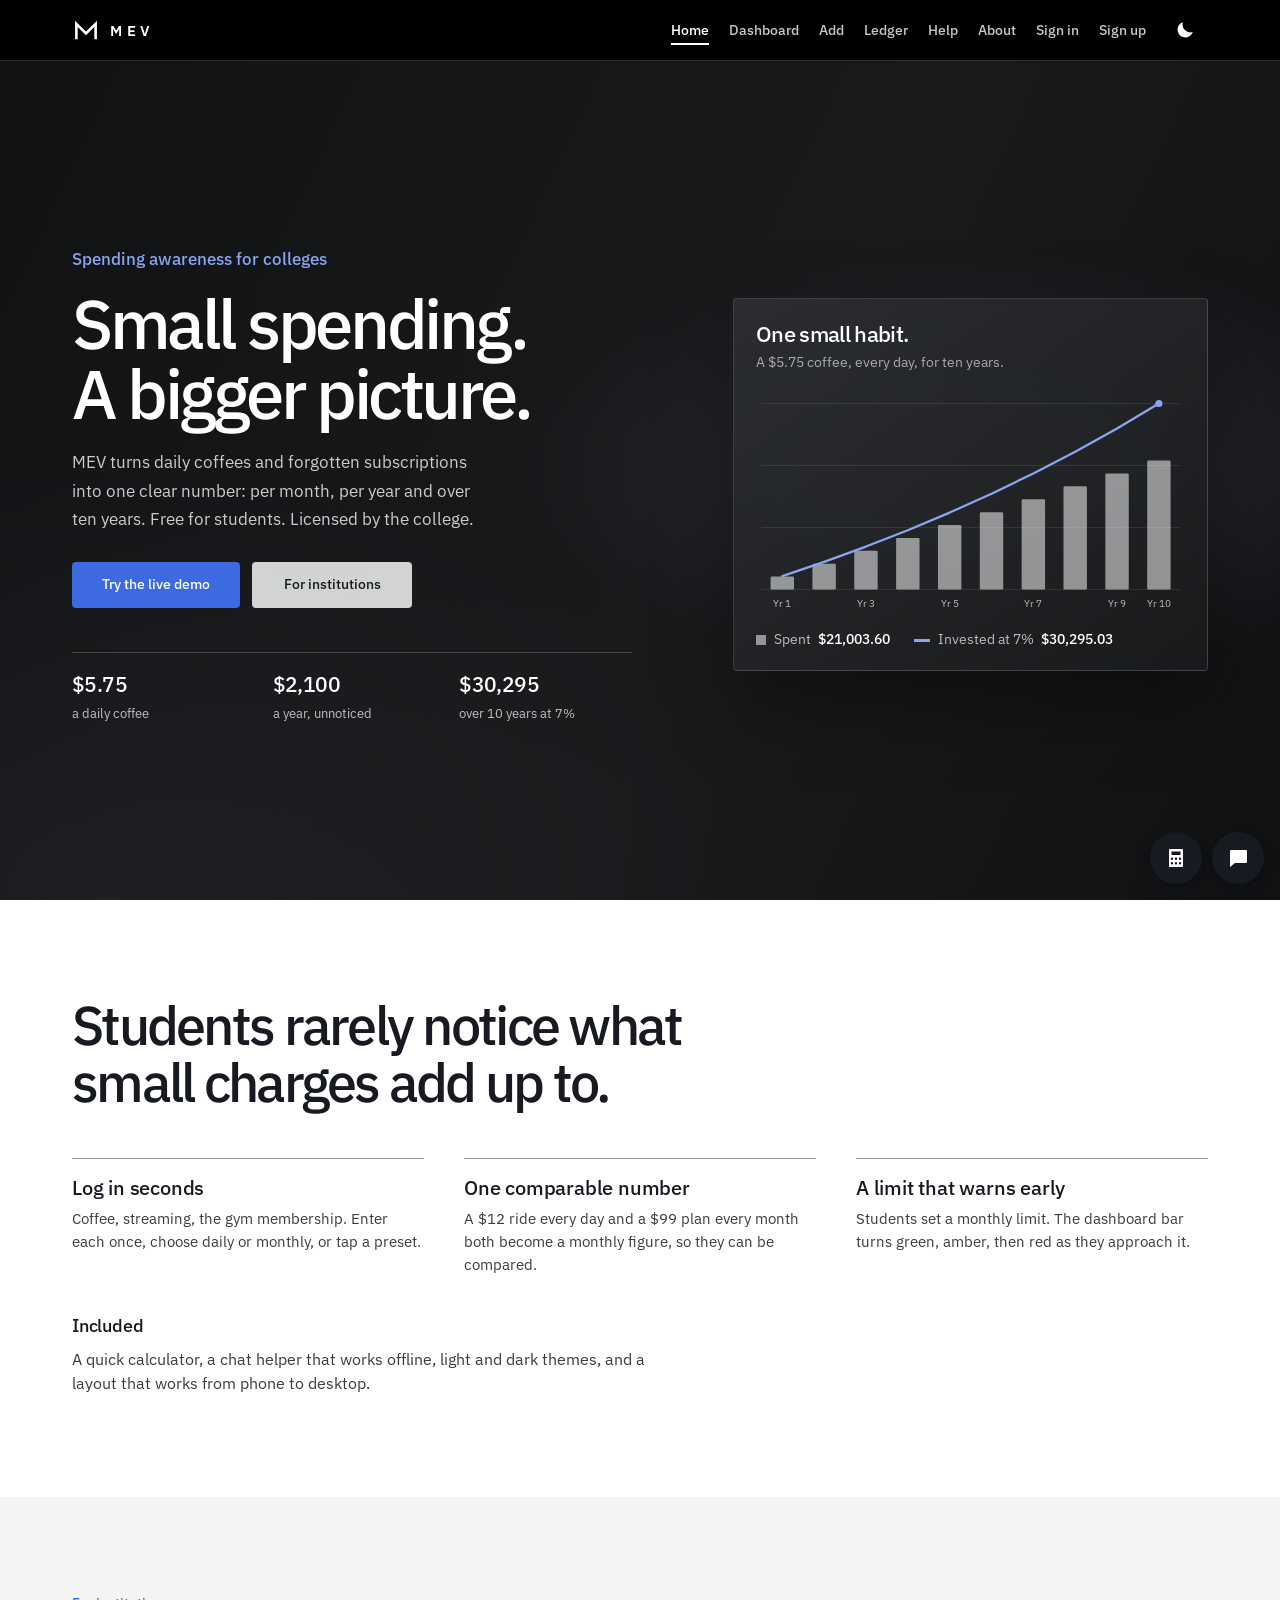
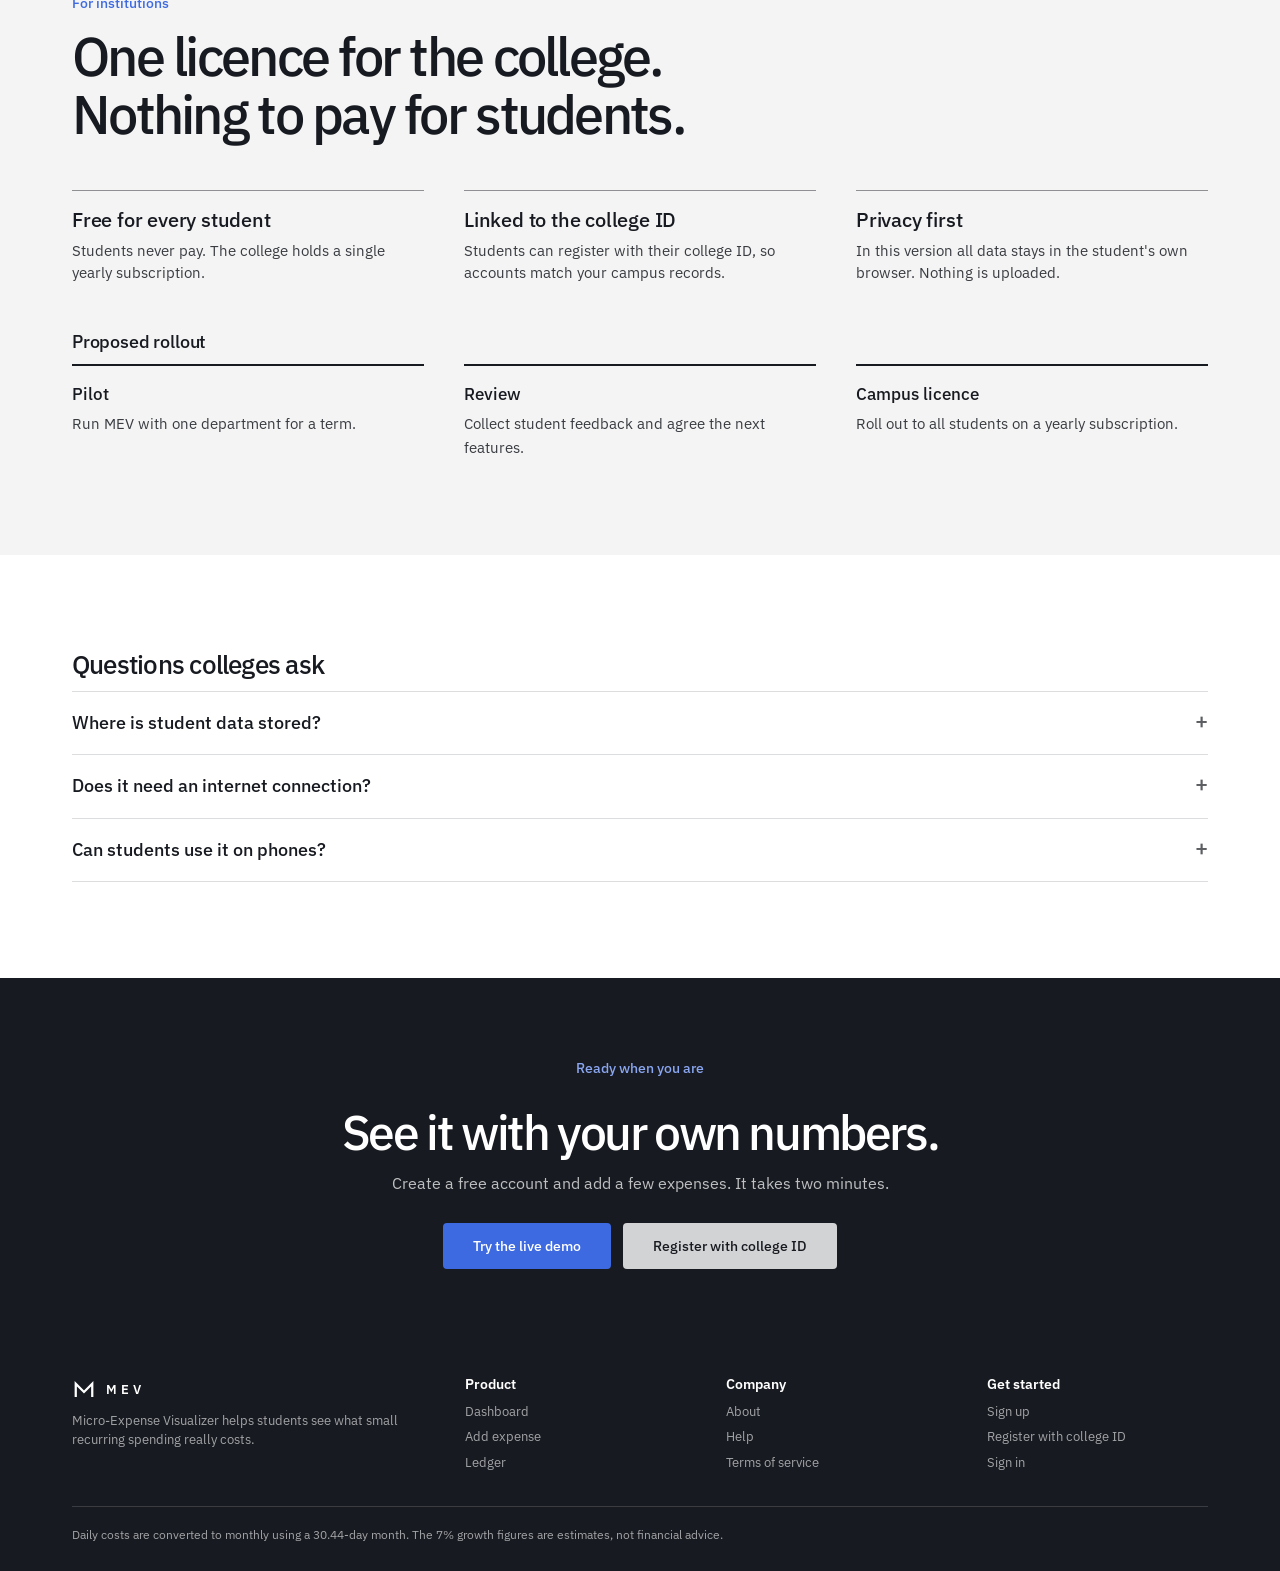
<file: index.html>
<!DOCTYPE html>
<html lang="en">
<head>
<meta charset="UTF-8">
<meta name="viewport" content="width=device-width, initial-scale=1.0">
<title>MEV - Micro-Expense Visualizer</title>
<meta name="description" content="Track the coffees, subscriptions and daily charges that don't feel like much, and see what they add up to over a year and over ten.">
<link rel="icon" href="assets/logo.svg" type="image/svg+xml">
<link rel="preconnect" href="https://fonts.googleapis.com">
<link rel="preconnect" href="https://fonts.gstatic.com" crossorigin>
<link href="https://fonts.googleapis.com/css2?family=IBM+Plex+Sans:wght@400;500;600&display=swap" rel="stylesheet">
<link rel="stylesheet" href="css/styles.css">
<link rel="stylesheet" href="css/layout.css">
<script src="js/theme.js"></script>
</head>
<body data-page="landing">

<a class="skip-link" href="#main">Skip to main content</a>
<header class="site-header">
  <div class="header-inner container">
    <a class="brand" href="index.html" aria-label="MEV home">
      <svg viewBox="0 0 32 32" aria-hidden="true"><path d="M5 25V9l11 11L27 9v16" fill="none" stroke="currentColor" stroke-width="3" stroke-linecap="square"/></svg>
      <span>MEV</span>
    </a>
    <nav id="mainNav" class="main-nav" aria-label="Main navigation">
      <ul id="navList">
        <li><a href="index.html" data-nav="landing">Home</a></li>
        <li><a href="home.html" data-nav="home">Dashboard</a></li>
        <li><a href="add-expense.html" data-nav="add-expense">Add</a></li>
        <li><a href="analytics.html" data-nav="analytics">Ledger</a></li>
        <li><a href="help.html" data-nav="help">Help</a></li>
        <li><a href="about.html" data-nav="about">About</a></li>
      </ul>
    </nav>
    <button id="themeToggle" class="icon-btn" type="button" aria-label="Switch to dark mode" aria-pressed="false">
      <svg class="icon-moon" viewBox="0 0 24 24" aria-hidden="true"><path d="M20.5 14.2A8.5 8.5 0 0 1 9.8 3.5a8.5 8.5 0 1 0 10.7 10.7z" fill="currentColor"/></svg>
      <svg class="icon-sun" viewBox="0 0 24 24" aria-hidden="true"><circle cx="12" cy="12" r="4.2" fill="currentColor"/><path d="M12 2.5v2.6M12 18.9v2.6M2.5 12h2.6M18.9 12h2.6M5.3 5.3l1.8 1.8M16.9 16.9l1.8 1.8M5.3 18.7l1.8-1.8M16.9 7.1l1.8-1.8" stroke="currentColor" stroke-width="2" stroke-linecap="round"/></svg>
    </button>
    <button id="menuBtn" class="menu-btn" type="button" aria-label="Open menu" aria-expanded="false" aria-controls="mainNav">Menu</button>
  </div>
</header>

<main id="main">
  <section class="hero">
    <div class="container hero-layout">
      <div class="hero-copy">
        <p class="eyebrow">Spending awareness for colleges</p>
        <h1>Small spending.<br>A bigger picture.</h1>
        <p>MEV turns daily coffees and forgotten subscriptions into one clear number: per month, per year and over ten years. Free for students. Licensed by the college.</p>
        <div class="hero-actions">
          <a id="ctaStart" class="btn" href="signup.html">Try the live demo</a>
          <a class="btn btn-secondary" href="#institutions">For institutions</a>
        </div>
        <div class="hero-figures">
          <div class="hero-figure"><span class="num">$5.75</span><span class="cap">a daily coffee</span></div>
          <div class="hero-figure"><span class="num">$2,100</span><span class="cap">a year, unnoticed</span></div>
          <div class="hero-figure"><span class="num">$30,295</span><span class="cap">over 10 years at 7%</span></div>
        </div>
      </div>
      <div class="hero-chart">
        <h2>One small habit.</h2>
        <p>A $5.75 coffee, every day, for ten years.</p>
        <div class="chart chart-intro" id="heroChart"></div>
      </div>
    </div>
  </section>

  <section class="section" id="features">
    <div class="container">
      <h2 class="statement">Students rarely notice what small charges add up to.</h2>
      <div class="columns">
        <div><h3>Log in seconds</h3><p>Coffee, streaming, the gym membership. Enter each once, choose daily or monthly, or tap a preset.</p></div>
        <div><h3>One comparable number</h3><p>A $12 ride every day and a $99 plan every month both become a monthly figure, so they can be compared.</p></div>
        <div><h3>A limit that warns early</h3><p>Students set a monthly limit. The dashboard bar turns green, amber, then red as they approach it.</p></div>
      </div>
      <div class="also">
        <h3>Included</h3>
        <p>A quick calculator, a chat helper that works offline, light and dark themes, and a layout that works from phone to desktop.</p>
      </div>
    </div>
  </section>

  <section class="section section-alt" id="institutions">
    <div class="container">
      <p class="eyebrow">For institutions</p>
      <h2 class="statement">One licence for the college. Nothing to pay for students.</h2>
      <div class="columns">
        <div><h3>Free for every student</h3><p>Students never pay. The college holds a single yearly subscription.</p></div>
        <div><h3>Linked to the college ID</h3><p>Students can register with their college ID, so accounts match your campus records.</p></div>
        <div><h3>Privacy first</h3><p>In this version all data stays in the student's own browser. Nothing is uploaded.</p></div>
      </div>
      <h3 style="margin-top:48px">Proposed rollout</h3>
      <ol class="rollout">
        <li><strong>Pilot</strong><span>Run MEV with one department for a term.</span></li>
        <li><strong>Review</strong><span>Collect student feedback and agree the next features.</span></li>
        <li><strong>Campus licence</strong><span>Roll out to all students on a yearly subscription.</span></li>
      </ol>
    </div>
  </section>

  <section class="section" id="faq">
    <div class="container">
      <h2>Questions colleges ask</h2>
      <div class="faq">
        <details><summary>Where is student data stored?</summary><p>Only in the student's own browser (localStorage). Clearing browser data removes it.</p></details>
        <details><summary>Does it need an internet connection?</summary><p>The pages load online, but the calculator and chat helper run in the browser without a server.</p></details>
        <details><summary>Can students use it on phones?</summary><p>Yes. The layout is designed phone-first and grows to tablet and desktop.</p></details>
      </div>
    </div>
  </section>

  <section class="cta-band">
    <div class="container">
      <p class="eyebrow">Ready when you are</p>
      <h2>See it with your own numbers.</h2>
      <p>Create a free account and add a few expenses. It takes two minutes.</p>
      <div class="hero-actions">
        <a class="btn" href="signup.html">Try the live demo</a>
        <a class="btn btn-secondary" href="register.html">Register with college ID</a>
      </div>
    </div>
  </section>
</main>

<footer class="site-footer">
  <div class="container">
    <div class="footer-grid">
      <div class="footer-col">
        <div class="footer-brand"><svg viewBox="0 0 32 32" aria-hidden="true"><path d="M5 25V9l11 11L27 9v16" fill="none" stroke="currentColor" stroke-width="3" stroke-linecap="square"/></svg>MEV</div>
        <p>Micro-Expense Visualizer helps students see what small recurring spending really costs.</p>
      </div>
      <div class="footer-col"><h3>Product</h3><ul><li><a href="home.html">Dashboard</a></li><li><a href="add-expense.html">Add expense</a></li><li><a href="analytics.html">Ledger</a></li></ul></div>
      <div class="footer-col"><h3>Company</h3><ul><li><a href="about.html">About</a></li><li><a href="help.html">Help</a></li><li><a href="about.html#terms">Terms of service</a></li></ul></div>
      <div class="footer-col"><h3>Get started</h3><ul><li><a href="signup.html">Sign up</a></li><li><a href="register.html">Register with college ID</a></li><li><a href="signin.html">Sign in</a></li></ul></div>
    </div>
    <p class="footer-note">Daily costs are converted to monthly using a 30.44-day month. The 7% growth figures are estimates, not financial advice.</p>
  </div>
</footer>

<script src="js/storage.js" defer></script>
<script src="js/utils.js" defer></script>
<script src="js/chart.js" defer></script>
<script src="js/auth.js" defer></script>
<script src="js/app.js" defer></script>
<script src="js/calculator.js" defer></script>
<script src="js/chatbot.js" defer></script>
</body>
</html>
</file>
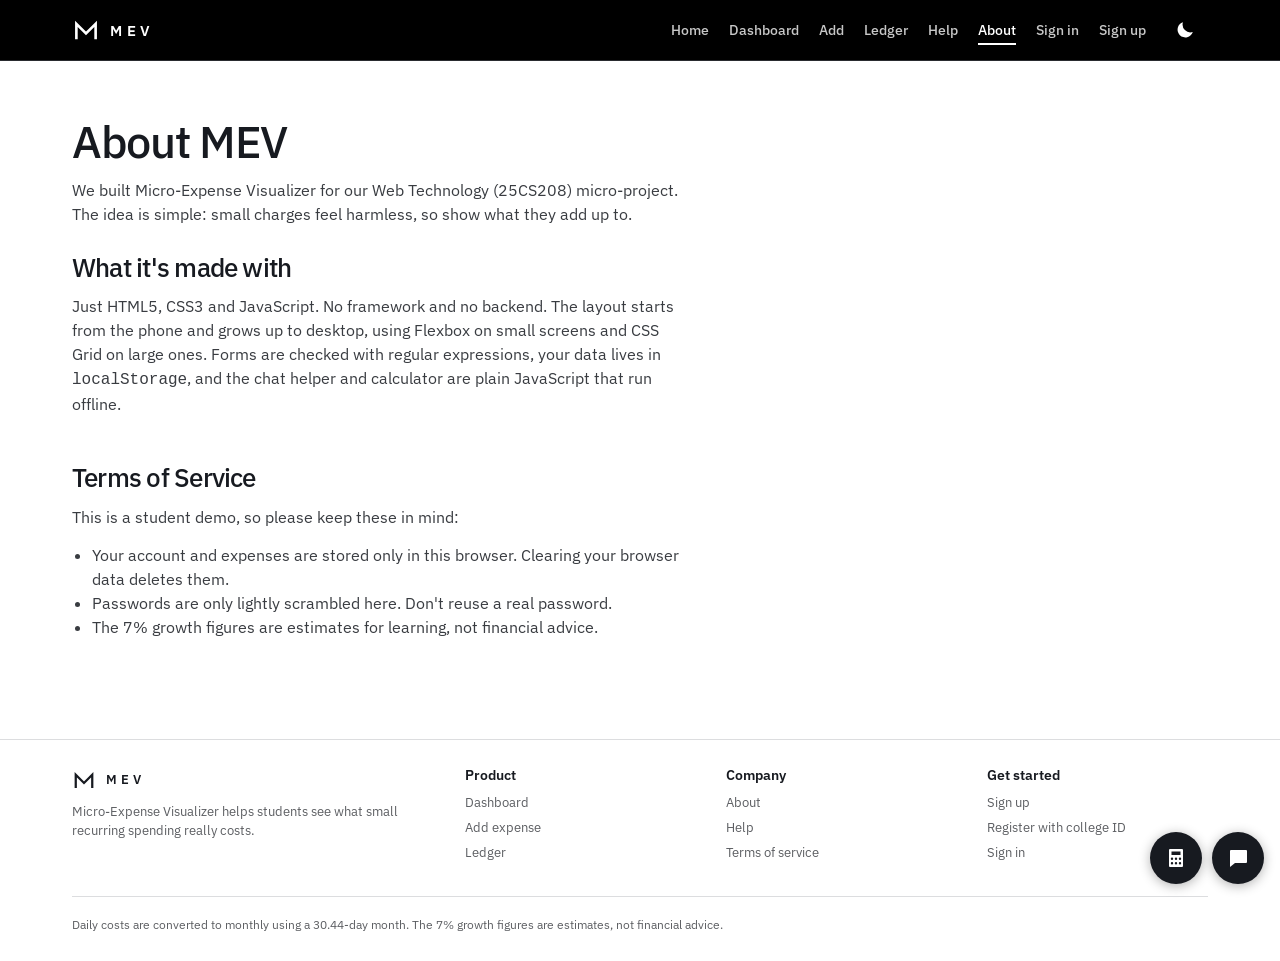
<file: about.html>
<!DOCTYPE html>
<html lang="en">
<head>
<meta charset="UTF-8">
<meta name="viewport" content="width=device-width, initial-scale=1.0">
<title>About - Micro-Expense Visualizer</title>
<meta name="description" content="About the Micro-Expense Visualizer project, what it's made with, and its terms of service.">
<link rel="icon" href="assets/logo.svg" type="image/svg+xml">
<link rel="preconnect" href="https://fonts.googleapis.com">
<link rel="preconnect" href="https://fonts.gstatic.com" crossorigin>
<link href="https://fonts.googleapis.com/css2?family=IBM+Plex+Sans:wght@400;500;600&display=swap" rel="stylesheet">
<link rel="stylesheet" href="css/styles.css">
<link rel="stylesheet" href="css/layout.css">
<script src="js/theme.js"></script>
</head>
<body data-page="about">

<a class="skip-link" href="#main">Skip to main content</a>
<header class="site-header">
  <div class="header-inner container">
    <a class="brand" href="index.html" aria-label="MEV home">
      <svg viewBox="0 0 32 32" aria-hidden="true"><path d="M5 25V9l11 11L27 9v16" fill="none" stroke="currentColor" stroke-width="3" stroke-linecap="square"/></svg>
      <span>MEV</span>
    </a>
    <nav id="mainNav" class="main-nav" aria-label="Main navigation">
      <ul id="navList">
        <li><a href="index.html" data-nav="landing">Home</a></li>
        <li><a href="home.html" data-nav="home">Dashboard</a></li>
        <li><a href="add-expense.html" data-nav="add-expense">Add</a></li>
        <li><a href="analytics.html" data-nav="analytics">Ledger</a></li>
        <li><a href="help.html" data-nav="help">Help</a></li>
        <li><a href="about.html" data-nav="about">About</a></li>
      </ul>
    </nav>
    <button id="themeToggle" class="icon-btn" type="button" aria-label="Switch to dark mode" aria-pressed="false">
      <svg class="icon-moon" viewBox="0 0 24 24" aria-hidden="true"><path d="M20.5 14.2A8.5 8.5 0 0 1 9.8 3.5a8.5 8.5 0 1 0 10.7 10.7z" fill="currentColor"/></svg>
      <svg class="icon-sun" viewBox="0 0 24 24" aria-hidden="true"><circle cx="12" cy="12" r="4.2" fill="currentColor"/><path d="M12 2.5v2.6M12 18.9v2.6M2.5 12h2.6M18.9 12h2.6M5.3 5.3l1.8 1.8M16.9 16.9l1.8 1.8M5.3 18.7l1.8-1.8M16.9 7.1l1.8-1.8" stroke="currentColor" stroke-width="2" stroke-linecap="round"/></svg>
    </button>
    <button id="menuBtn" class="menu-btn" type="button" aria-label="Open menu" aria-expanded="false" aria-controls="mainNav">Menu</button>
  </div>
</header>

<main id="main">
  <div class="container">
    <div class="page-head"><h1>About MEV</h1><p>We built Micro-Expense Visualizer for our Web Technology (25CS208) micro-project. The idea is simple: small charges feel harmless, so show what they add up to.</p></div>

    <section style="margin-bottom:48px">
      <h2>What it's made with</h2>
      <p>Just HTML5, CSS3 and JavaScript. No framework and no backend. The layout starts from the phone and grows up to desktop, using Flexbox on small screens and CSS Grid on large ones. Forms are checked with regular expressions, your data lives in <code>localStorage</code>, and the chat helper and calculator are plain JavaScript that run offline.</p>
    </section>

    <section id="terms">
      <h2>Terms of Service</h2>
      <p>This is a student demo, so please keep these in mind:</p>
      <ul style="padding-left:20px;max-width:38rem;color:var(--text-soft)">
        <li>Your account and expenses are stored only in this browser. Clearing your browser data deletes them.</li>
        <li>Passwords are only lightly scrambled here. Don't reuse a real password.</li>
        <li>The 7% growth figures are estimates for learning, not financial advice.</li>
      </ul>
    </section>
  </div>
</main>

<footer class="site-footer">
  <div class="container">
    <div class="footer-grid">
      <div class="footer-col">
        <div class="footer-brand"><svg viewBox="0 0 32 32" aria-hidden="true"><path d="M5 25V9l11 11L27 9v16" fill="none" stroke="currentColor" stroke-width="3" stroke-linecap="square"/></svg>MEV</div>
        <p>Micro-Expense Visualizer helps students see what small recurring spending really costs.</p>
      </div>
      <div class="footer-col"><h3>Product</h3><ul><li><a href="home.html">Dashboard</a></li><li><a href="add-expense.html">Add expense</a></li><li><a href="analytics.html">Ledger</a></li></ul></div>
      <div class="footer-col"><h3>Company</h3><ul><li><a href="about.html">About</a></li><li><a href="help.html">Help</a></li><li><a href="about.html#terms">Terms of service</a></li></ul></div>
      <div class="footer-col"><h3>Get started</h3><ul><li><a href="signup.html">Sign up</a></li><li><a href="register.html">Register with college ID</a></li><li><a href="signin.html">Sign in</a></li></ul></div>
    </div>
    <p class="footer-note">Daily costs are converted to monthly using a 30.44-day month. The 7% growth figures are estimates, not financial advice.</p>
  </div>
</footer>

<script src="js/storage.js" defer></script>
<script src="js/utils.js" defer></script>
<script src="js/auth.js" defer></script>
<script src="js/app.js" defer></script>
<script src="js/calculator.js" defer></script>
<script src="js/chatbot.js" defer></script>
</body>
</html>
</file>
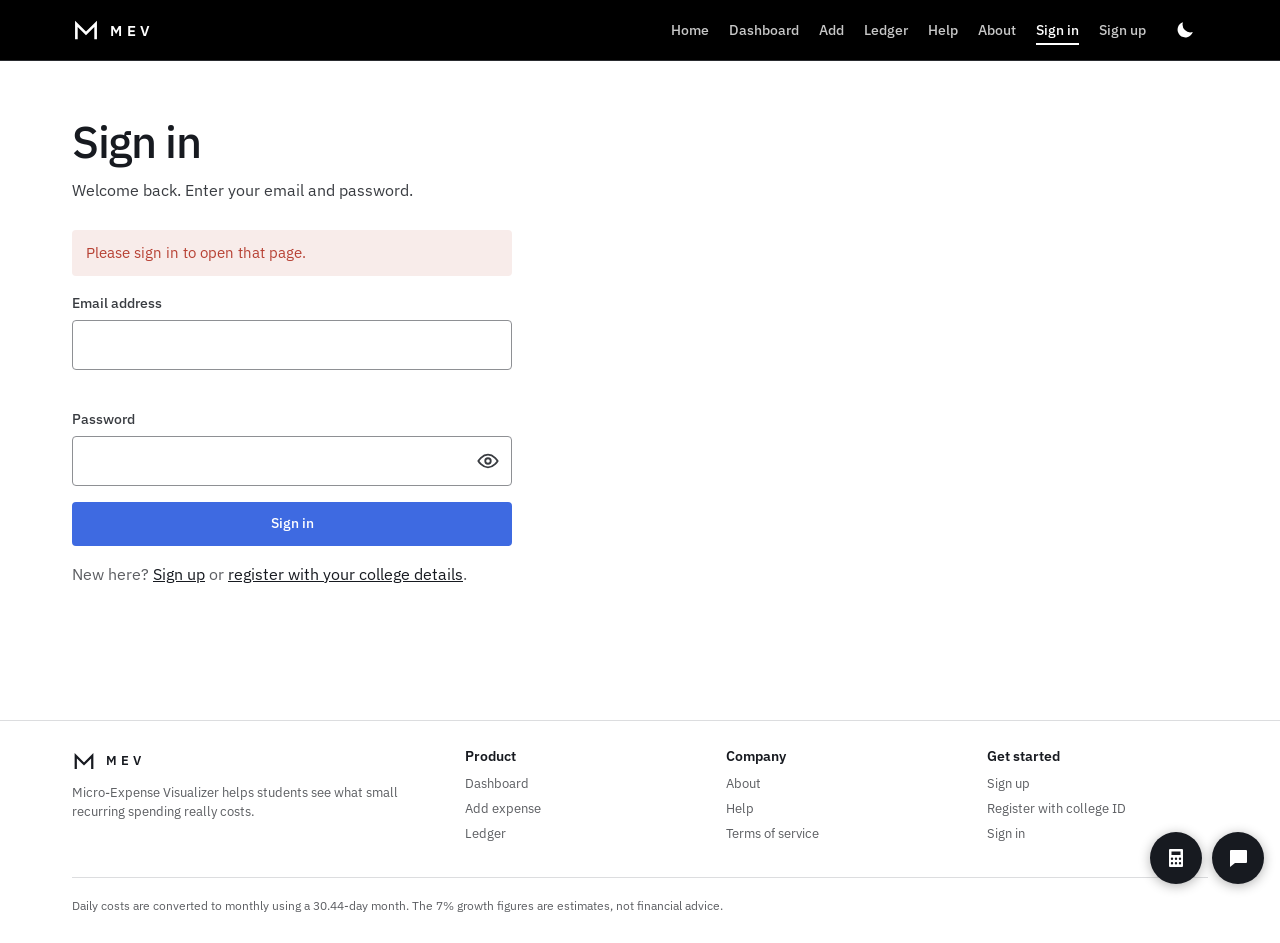
<file: add-expense.html>
<!DOCTYPE html>
<html lang="en">
<head>
<meta charset="UTF-8">
<meta name="viewport" content="width=device-width, initial-scale=1.0">
<title>Add expense - Micro-Expense Visualizer</title>
<meta name="description" content="Log a recurring expense by category, name, cost and frequency, or quick-add a common preset.">
<link rel="icon" href="assets/logo.svg" type="image/svg+xml">
<link rel="preconnect" href="https://fonts.googleapis.com">
<link rel="preconnect" href="https://fonts.gstatic.com" crossorigin>
<link href="https://fonts.googleapis.com/css2?family=IBM+Plex+Sans:wght@400;500;600&display=swap" rel="stylesheet">
<link rel="stylesheet" href="css/styles.css">
<link rel="stylesheet" href="css/layout.css">
<script src="js/theme.js"></script>
</head>
<body data-page="add-expense">

<a class="skip-link" href="#main">Skip to main content</a>
<header class="site-header">
  <div class="header-inner container">
    <a class="brand" href="index.html" aria-label="MEV home">
      <svg viewBox="0 0 32 32" aria-hidden="true"><path d="M5 25V9l11 11L27 9v16" fill="none" stroke="currentColor" stroke-width="3" stroke-linecap="square"/></svg>
      <span>MEV</span>
    </a>
    <nav id="mainNav" class="main-nav" aria-label="Main navigation">
      <ul id="navList">
        <li><a href="index.html" data-nav="landing">Home</a></li>
        <li><a href="home.html" data-nav="home">Dashboard</a></li>
        <li><a href="add-expense.html" data-nav="add-expense">Add</a></li>
        <li><a href="analytics.html" data-nav="analytics">Ledger</a></li>
        <li><a href="help.html" data-nav="help">Help</a></li>
        <li><a href="about.html" data-nav="about">About</a></li>
      </ul>
    </nav>
    <button id="themeToggle" class="icon-btn" type="button" aria-label="Switch to dark mode" aria-pressed="false">
      <svg class="icon-moon" viewBox="0 0 24 24" aria-hidden="true"><path d="M20.5 14.2A8.5 8.5 0 0 1 9.8 3.5a8.5 8.5 0 1 0 10.7 10.7z" fill="currentColor"/></svg>
      <svg class="icon-sun" viewBox="0 0 24 24" aria-hidden="true"><circle cx="12" cy="12" r="4.2" fill="currentColor"/><path d="M12 2.5v2.6M12 18.9v2.6M2.5 12h2.6M18.9 12h2.6M5.3 5.3l1.8 1.8M16.9 16.9l1.8 1.8M5.3 18.7l1.8-1.8M16.9 7.1l1.8-1.8" stroke="currentColor" stroke-width="2" stroke-linecap="round"/></svg>
    </button>
    <button id="menuBtn" class="menu-btn" type="button" aria-label="Open menu" aria-expanded="false" aria-controls="mainNav">Menu</button>
  </div>
</header>

<main id="main">
  <div class="container">
    <div class="page-head"><h1>Add expense</h1><p class="muted" id="activeCount">&nbsp;</p></div>
    <div class="two-col">
      <form id="addExpenseForm" class="card" novalidate>
        <h2 class="card-title">New entry</h2>
        <div class="field">
          <label for="category">Category</label>
          <select id="category" name="category" data-validate="required" required>
            <option value="">Choose a category</option>
          </select>
          <span class="error-msg"></span>
        </div>
        <div class="field">
          <label for="expenseName">Expense name</label>
          <input type="text" id="expenseName" name="expenseName" placeholder="e.g. Morning coffee" data-validate="required" required>
          <span class="error-msg"></span>
        </div>
        <div class="field">
          <label for="cost">Cost ($)</label>
          <input type="number" id="cost" name="cost" min="0.01" step="0.01" inputmode="decimal" placeholder="0.00" data-validate="positive" required>
          <span class="error-msg"></span>
        </div>
        <div class="field">
          <label for="frequency">How often</label>
          <select id="frequency" name="frequency" data-validate="required" required>
            <option value="">Choose how often</option>
            <option value="daily">Daily</option>
            <option value="monthly">Monthly</option>
          </select>
          <span class="error-msg"></span>
        </div>
        <button type="submit" class="btn btn-block" disabled>Add expense</button>
      </form>

      <section aria-labelledby="presetTitle">
        <h2 id="presetTitle">Quick-add presets</h2>
        <p class="muted">Tap a preset to add it at its typical cost.</p>
        <div class="preset-grid" id="presetGrid"><p class="muted">Loading presets...</p></div>
      </section>
    </div>
  </div>
</main>

<footer class="site-footer">
  <div class="container">
    <div class="footer-grid">
      <div class="footer-col">
        <div class="footer-brand"><svg viewBox="0 0 32 32" aria-hidden="true"><path d="M5 25V9l11 11L27 9v16" fill="none" stroke="currentColor" stroke-width="3" stroke-linecap="square"/></svg>MEV</div>
        <p>Micro-Expense Visualizer helps students see what small recurring spending really costs.</p>
      </div>
      <div class="footer-col"><h3>Product</h3><ul><li><a href="home.html">Dashboard</a></li><li><a href="add-expense.html">Add expense</a></li><li><a href="analytics.html">Ledger</a></li></ul></div>
      <div class="footer-col"><h3>Company</h3><ul><li><a href="about.html">About</a></li><li><a href="help.html">Help</a></li><li><a href="about.html#terms">Terms of service</a></li></ul></div>
      <div class="footer-col"><h3>Get started</h3><ul><li><a href="signup.html">Sign up</a></li><li><a href="register.html">Register with college ID</a></li><li><a href="signin.html">Sign in</a></li></ul></div>
    </div>
    <p class="footer-note">Daily costs are converted to monthly using a 30.44-day month. The 7% growth figures are estimates, not financial advice.</p>
  </div>
</footer>

<script src="js/storage.js" defer></script>
<script src="js/utils.js" defer></script>
<script src="js/validation.js" defer></script>
<script src="js/auth.js" defer></script>
<script src="js/app.js" defer></script>
<script src="js/calculator.js" defer></script>
<script src="js/chatbot.js" defer></script>
</body>
</html>
</file>
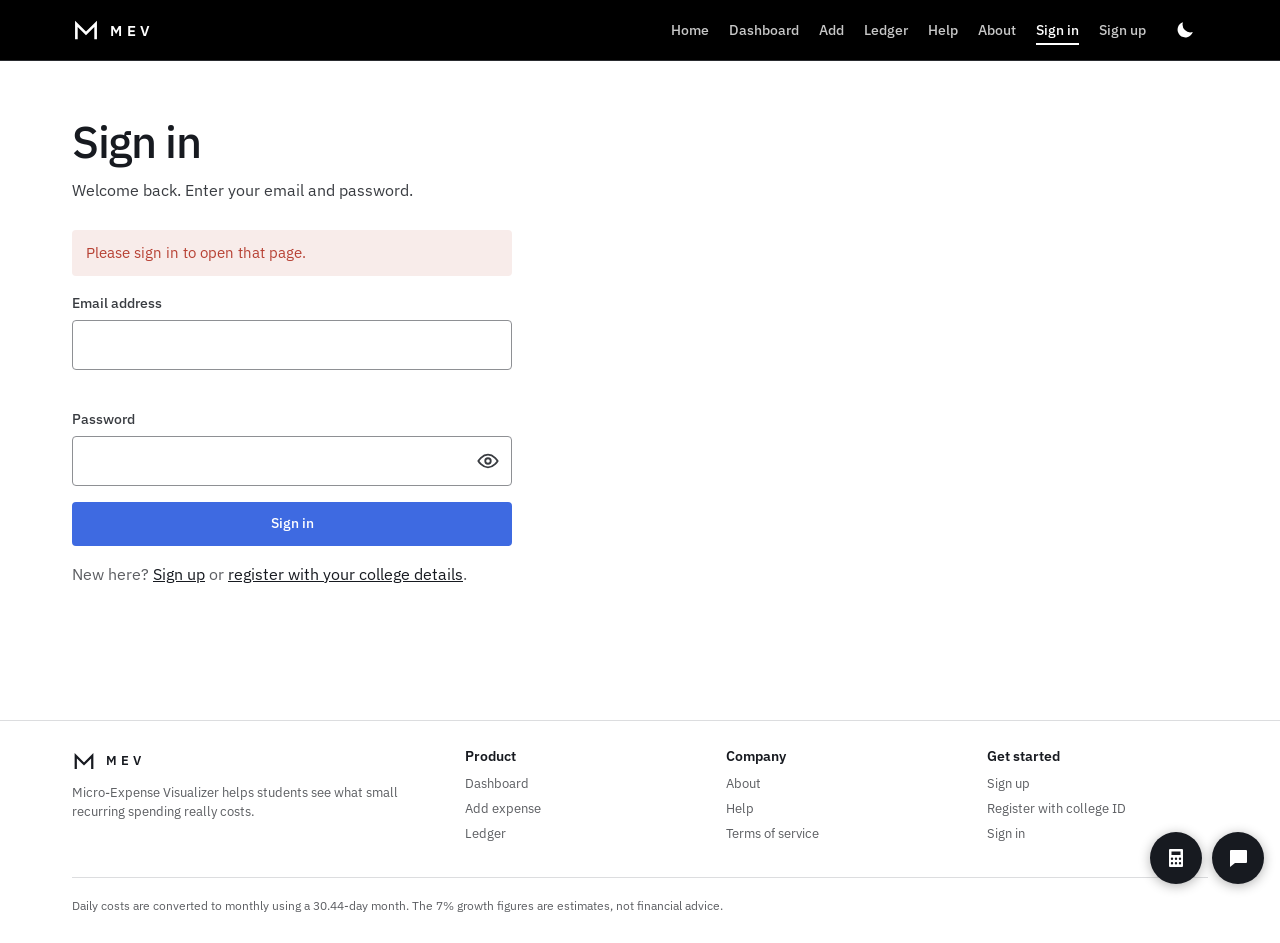
<file: analytics.html>
<!DOCTYPE html>
<html lang="en">
<head>
<meta charset="UTF-8">
<meta name="viewport" content="width=device-width, initial-scale=1.0">
<title>Ledger - Micro-Expense Visualizer</title>
<meta name="description" content="Browse, search, filter, edit and delete your recurring expenses.">
<link rel="icon" href="assets/logo.svg" type="image/svg+xml">
<link rel="preconnect" href="https://fonts.googleapis.com">
<link rel="preconnect" href="https://fonts.gstatic.com" crossorigin>
<link href="https://fonts.googleapis.com/css2?family=IBM+Plex+Sans:wght@400;500;600&display=swap" rel="stylesheet">
<link rel="stylesheet" href="css/styles.css">
<link rel="stylesheet" href="css/layout.css">
<script src="js/theme.js"></script>
</head>
<body data-page="analytics">

<a class="skip-link" href="#main">Skip to main content</a>
<header class="site-header">
  <div class="header-inner container">
    <a class="brand" href="index.html" aria-label="MEV home">
      <svg viewBox="0 0 32 32" aria-hidden="true"><path d="M5 25V9l11 11L27 9v16" fill="none" stroke="currentColor" stroke-width="3" stroke-linecap="square"/></svg>
      <span>MEV</span>
    </a>
    <nav id="mainNav" class="main-nav" aria-label="Main navigation">
      <ul id="navList">
        <li><a href="index.html" data-nav="landing">Home</a></li>
        <li><a href="home.html" data-nav="home">Dashboard</a></li>
        <li><a href="add-expense.html" data-nav="add-expense">Add</a></li>
        <li><a href="analytics.html" data-nav="analytics">Ledger</a></li>
        <li><a href="help.html" data-nav="help">Help</a></li>
        <li><a href="about.html" data-nav="about">About</a></li>
      </ul>
    </nav>
    <button id="themeToggle" class="icon-btn" type="button" aria-label="Switch to dark mode" aria-pressed="false">
      <svg class="icon-moon" viewBox="0 0 24 24" aria-hidden="true"><path d="M20.5 14.2A8.5 8.5 0 0 1 9.8 3.5a8.5 8.5 0 1 0 10.7 10.7z" fill="currentColor"/></svg>
      <svg class="icon-sun" viewBox="0 0 24 24" aria-hidden="true"><circle cx="12" cy="12" r="4.2" fill="currentColor"/><path d="M12 2.5v2.6M12 18.9v2.6M2.5 12h2.6M18.9 12h2.6M5.3 5.3l1.8 1.8M16.9 16.9l1.8 1.8M5.3 18.7l1.8-1.8M16.9 7.1l1.8-1.8" stroke="currentColor" stroke-width="2" stroke-linecap="round"/></svg>
    </button>
    <button id="menuBtn" class="menu-btn" type="button" aria-label="Open menu" aria-expanded="false" aria-controls="mainNav">Menu</button>
  </div>
</header>

<main id="main">
  <div class="container">
    <div class="page-head"><h1>Ledger</h1><p>Every recurring expense in one place. Filter by category or search by name.</p></div>

    <div class="filter-bar">
      <div class="chips" id="filterChips" role="group" aria-label="Filter by category"></div>
      <div class="search-box">
        <label for="searchExpenses" class="visually-hidden">Search expenses by name</label>
        <input type="search" id="searchExpenses" placeholder="Search by name">
      </div>
    </div>

    <div class="table-wrap">
      <table class="ledger-table" id="ledgerTable">
        <thead>
          <tr>
            <th scope="col">Category</th>
            <th scope="col">Name</th>
            <th scope="col" class="num">Cost</th>
            <th scope="col" class="num">Monthly</th>
            <th scope="col">Date added</th>
            <th scope="col">Actions</th>
          </tr>
        </thead>
        <tbody id="ledgerBody"></tbody>
      </table>
    </div>

    <div class="card empty-state" id="ledgerEmpty" hidden>
      <h2>Nothing here</h2>
      <p class="muted" style="margin-left:auto;margin-right:auto">No expenses match. Clear the search or <a href="add-expense.html">add a new expense</a>.</p>
    </div>
  </div>
</main>

<footer class="site-footer">
  <div class="container">
    <div class="footer-grid">
      <div class="footer-col">
        <div class="footer-brand"><svg viewBox="0 0 32 32" aria-hidden="true"><path d="M5 25V9l11 11L27 9v16" fill="none" stroke="currentColor" stroke-width="3" stroke-linecap="square"/></svg>MEV</div>
        <p>Micro-Expense Visualizer helps students see what small recurring spending really costs.</p>
      </div>
      <div class="footer-col"><h3>Product</h3><ul><li><a href="home.html">Dashboard</a></li><li><a href="add-expense.html">Add expense</a></li><li><a href="analytics.html">Ledger</a></li></ul></div>
      <div class="footer-col"><h3>Company</h3><ul><li><a href="about.html">About</a></li><li><a href="help.html">Help</a></li><li><a href="about.html#terms">Terms of service</a></li></ul></div>
      <div class="footer-col"><h3>Get started</h3><ul><li><a href="signup.html">Sign up</a></li><li><a href="register.html">Register with college ID</a></li><li><a href="signin.html">Sign in</a></li></ul></div>
    </div>
    <p class="footer-note">Daily costs are converted to monthly using a 30.44-day month. The 7% growth figures are estimates, not financial advice.</p>
  </div>
</footer>

<script src="js/storage.js" defer></script>
<script src="js/utils.js" defer></script>
<script src="js/auth.js" defer></script>
<script src="js/app.js" defer></script>
<script src="js/calculator.js" defer></script>
<script src="js/chatbot.js" defer></script>
</body>
</html>
</file>
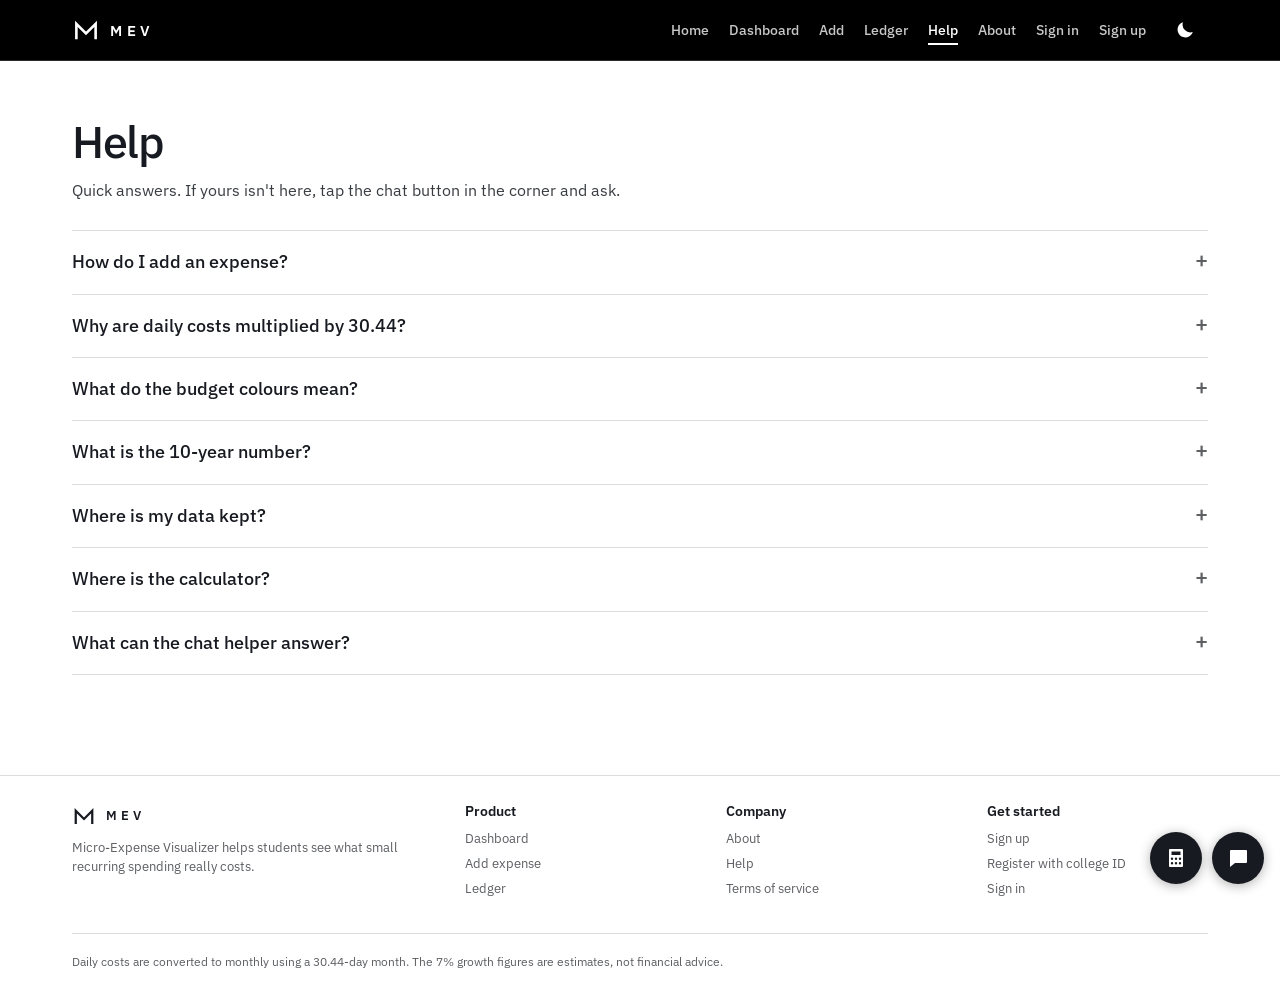
<file: help.html>
<!DOCTYPE html>
<html lang="en">
<head>
<meta charset="UTF-8">
<meta name="viewport" content="width=device-width, initial-scale=1.0">
<title>Help - Micro-Expense Visualizer</title>
<meta name="description" content="Answers to common questions about adding expenses, the dashboard, the budget colours and where your data is kept.">
<link rel="icon" href="assets/logo.svg" type="image/svg+xml">
<link rel="preconnect" href="https://fonts.googleapis.com">
<link rel="preconnect" href="https://fonts.gstatic.com" crossorigin>
<link href="https://fonts.googleapis.com/css2?family=IBM+Plex+Sans:wght@400;500;600&display=swap" rel="stylesheet">
<link rel="stylesheet" href="css/styles.css">
<link rel="stylesheet" href="css/layout.css">
<script src="js/theme.js"></script>
</head>
<body data-page="help">

<a class="skip-link" href="#main">Skip to main content</a>
<header class="site-header">
  <div class="header-inner container">
    <a class="brand" href="index.html" aria-label="MEV home">
      <svg viewBox="0 0 32 32" aria-hidden="true"><path d="M5 25V9l11 11L27 9v16" fill="none" stroke="currentColor" stroke-width="3" stroke-linecap="square"/></svg>
      <span>MEV</span>
    </a>
    <nav id="mainNav" class="main-nav" aria-label="Main navigation">
      <ul id="navList">
        <li><a href="index.html" data-nav="landing">Home</a></li>
        <li><a href="home.html" data-nav="home">Dashboard</a></li>
        <li><a href="add-expense.html" data-nav="add-expense">Add</a></li>
        <li><a href="analytics.html" data-nav="analytics">Ledger</a></li>
        <li><a href="help.html" data-nav="help">Help</a></li>
        <li><a href="about.html" data-nav="about">About</a></li>
      </ul>
    </nav>
    <button id="themeToggle" class="icon-btn" type="button" aria-label="Switch to dark mode" aria-pressed="false">
      <svg class="icon-moon" viewBox="0 0 24 24" aria-hidden="true"><path d="M20.5 14.2A8.5 8.5 0 0 1 9.8 3.5a8.5 8.5 0 1 0 10.7 10.7z" fill="currentColor"/></svg>
      <svg class="icon-sun" viewBox="0 0 24 24" aria-hidden="true"><circle cx="12" cy="12" r="4.2" fill="currentColor"/><path d="M12 2.5v2.6M12 18.9v2.6M2.5 12h2.6M18.9 12h2.6M5.3 5.3l1.8 1.8M16.9 16.9l1.8 1.8M5.3 18.7l1.8-1.8M16.9 7.1l1.8-1.8" stroke="currentColor" stroke-width="2" stroke-linecap="round"/></svg>
    </button>
    <button id="menuBtn" class="menu-btn" type="button" aria-label="Open menu" aria-expanded="false" aria-controls="mainNav">Menu</button>
  </div>
</header>

<main id="main">
  <div class="container">
    <div class="page-head"><h1>Help</h1><p>Quick answers. If yours isn't here, tap the chat button in the corner and ask.</p></div>
    <div class="faq">
      <details>
        <summary>How do I add an expense?</summary>
        <p>Open <a href="add-expense.html">Add</a>, pick a category, give it a name, type the cost and choose daily or monthly. Or tap a preset on the same page and it's added straight away.</p>
      </details>
      <details>
        <summary>Why are daily costs multiplied by 30.44?</summary>
        <p>That's the average number of days in a month. It lets a $5 daily coffee and a $15 monthly subscription sit on one monthly scale, so the totals are fair.</p>
      </details>
      <details>
        <summary>What do the budget colours mean?</summary>
        <p>On the dashboard, green means you've used under half of your monthly budget, amber means 50 to 89 percent, and red means 90 percent or more. Set the budget on your <a href="profile.html">profile</a>.</p>
      </details>
      <details>
        <summary>What is the 10-year number?</summary>
        <p>It's what your monthly total could grow to if you invested it each month at 7% a year instead of spending it. It's an estimate to make a point, not a promise.</p>
      </details>
      <details>
        <summary>Where is my data kept?</summary>
        <p>Only in this browser, using localStorage. Nothing is sent anywhere. If you clear your browser data, or open the site on another device, your account won't be there.</p>
      </details>
      <details>
        <summary>Where is the calculator?</summary>
        <p>It's the round button just left of the chat button, bottom-right of every page. Tap it, use the keys or your keyboard, and tap it again to close.</p>
      </details>
      <details>
        <summary>What can the chat helper answer?</summary>
        <p>How to add and edit expenses, what the dashboard numbers mean, the budget colours, accounts, dark mode and the calculator. It matches keywords, so short questions work best. Try "how much do I spend?" once you're signed in.</p>
      </details>
    </div>
  </div>
</main>

<footer class="site-footer">
  <div class="container">
    <div class="footer-grid">
      <div class="footer-col">
        <div class="footer-brand"><svg viewBox="0 0 32 32" aria-hidden="true"><path d="M5 25V9l11 11L27 9v16" fill="none" stroke="currentColor" stroke-width="3" stroke-linecap="square"/></svg>MEV</div>
        <p>Micro-Expense Visualizer helps students see what small recurring spending really costs.</p>
      </div>
      <div class="footer-col"><h3>Product</h3><ul><li><a href="home.html">Dashboard</a></li><li><a href="add-expense.html">Add expense</a></li><li><a href="analytics.html">Ledger</a></li></ul></div>
      <div class="footer-col"><h3>Company</h3><ul><li><a href="about.html">About</a></li><li><a href="help.html">Help</a></li><li><a href="about.html#terms">Terms of service</a></li></ul></div>
      <div class="footer-col"><h3>Get started</h3><ul><li><a href="signup.html">Sign up</a></li><li><a href="register.html">Register with college ID</a></li><li><a href="signin.html">Sign in</a></li></ul></div>
    </div>
    <p class="footer-note">Daily costs are converted to monthly using a 30.44-day month. The 7% growth figures are estimates, not financial advice.</p>
  </div>
</footer>

<script src="js/storage.js" defer></script>
<script src="js/utils.js" defer></script>
<script src="js/auth.js" defer></script>
<script src="js/app.js" defer></script>
<script src="js/calculator.js" defer></script>
<script src="js/chatbot.js" defer></script>
</body>
</html>
</file>
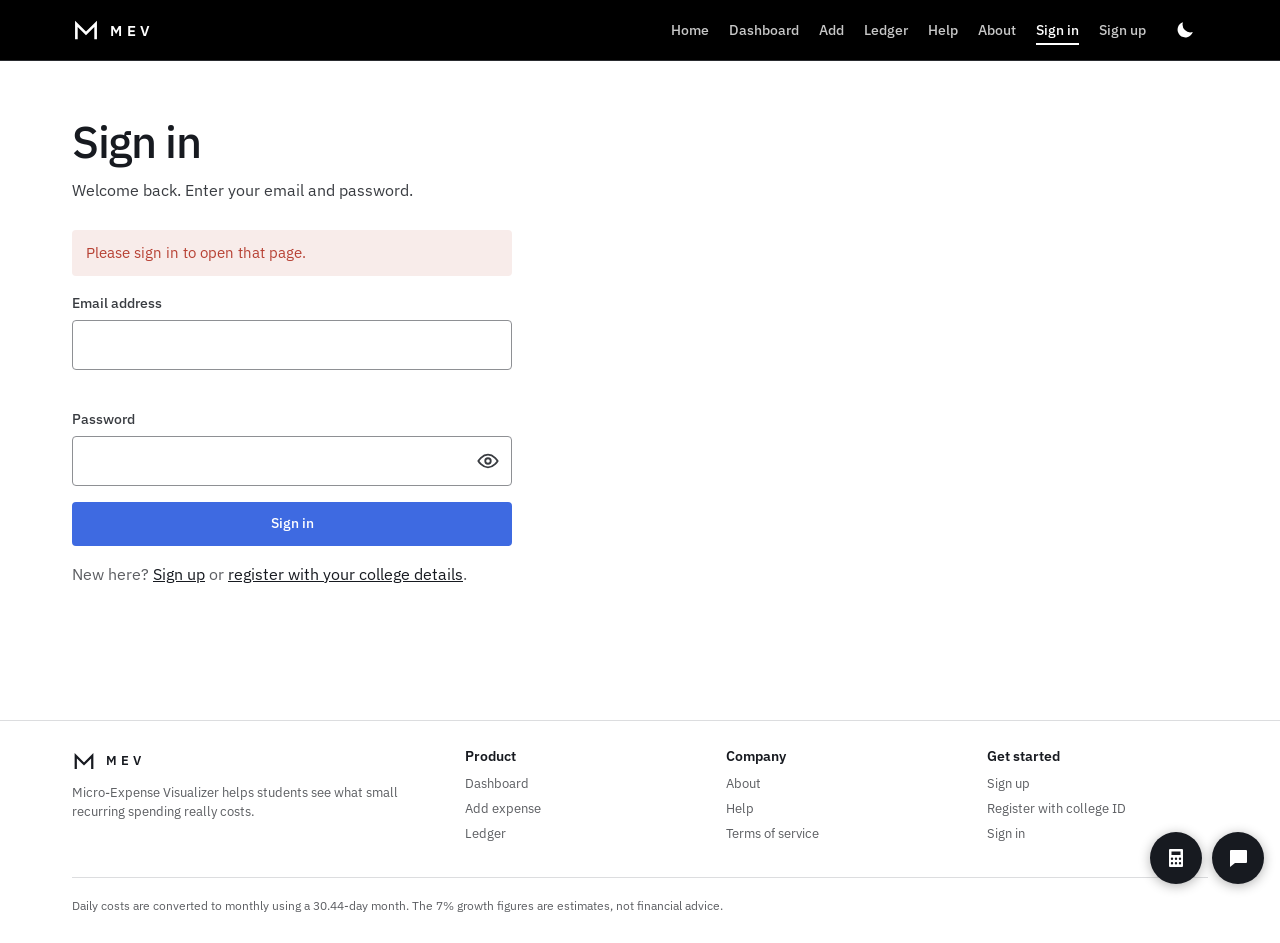
<file: home.html>
<!DOCTYPE html>
<html lang="en">
<head>
<meta charset="UTF-8">
<meta name="viewport" content="width=device-width, initial-scale=1.0">
<title>Dashboard - Micro-Expense Visualizer</title>
<meta name="description" content="See your monthly drain, annual cost and 10-year invested potential, plus a live budget indicator.">
<link rel="icon" href="assets/logo.svg" type="image/svg+xml">
<link rel="preconnect" href="https://fonts.googleapis.com">
<link rel="preconnect" href="https://fonts.gstatic.com" crossorigin>
<link href="https://fonts.googleapis.com/css2?family=IBM+Plex+Sans:wght@400;500;600&display=swap" rel="stylesheet">
<link rel="stylesheet" href="css/styles.css">
<link rel="stylesheet" href="css/layout.css">
<script src="js/theme.js"></script>
</head>
<body data-page="home">

<a class="skip-link" href="#main">Skip to main content</a>
<header class="site-header">
  <div class="header-inner container">
    <a class="brand" href="index.html" aria-label="MEV home">
      <svg viewBox="0 0 32 32" aria-hidden="true"><path d="M5 25V9l11 11L27 9v16" fill="none" stroke="currentColor" stroke-width="3" stroke-linecap="square"/></svg>
      <span>MEV</span>
    </a>
    <nav id="mainNav" class="main-nav" aria-label="Main navigation">
      <ul id="navList">
        <li><a href="index.html" data-nav="landing">Home</a></li>
        <li><a href="home.html" data-nav="home">Dashboard</a></li>
        <li><a href="add-expense.html" data-nav="add-expense">Add</a></li>
        <li><a href="analytics.html" data-nav="analytics">Ledger</a></li>
        <li><a href="help.html" data-nav="help">Help</a></li>
        <li><a href="about.html" data-nav="about">About</a></li>
      </ul>
    </nav>
    <button id="themeToggle" class="icon-btn" type="button" aria-label="Switch to dark mode" aria-pressed="false">
      <svg class="icon-moon" viewBox="0 0 24 24" aria-hidden="true"><path d="M20.5 14.2A8.5 8.5 0 0 1 9.8 3.5a8.5 8.5 0 1 0 10.7 10.7z" fill="currentColor"/></svg>
      <svg class="icon-sun" viewBox="0 0 24 24" aria-hidden="true"><circle cx="12" cy="12" r="4.2" fill="currentColor"/><path d="M12 2.5v2.6M12 18.9v2.6M2.5 12h2.6M18.9 12h2.6M5.3 5.3l1.8 1.8M16.9 16.9l1.8 1.8M5.3 18.7l1.8-1.8M16.9 7.1l1.8-1.8" stroke="currentColor" stroke-width="2" stroke-linecap="round"/></svg>
    </button>
    <button id="menuBtn" class="menu-btn" type="button" aria-label="Open menu" aria-expanded="false" aria-controls="mainNav">Menu</button>
  </div>
</header>

<main id="main">
  <div class="container">
    <div class="dashboard-layout">

      <aside class="sidebar" aria-label="Dashboard menu">
        <div class="card">
          <ul class="side-nav">
            <li><a href="home.html" class="active" aria-current="page">Overview</a></li>
            <li><a href="add-expense.html">Add expense</a></li>
            <li><a href="analytics.html">Ledger</a></li>
            <li><a href="help.html">Help</a></li>
            <li><a href="profile.html">Profile and budget</a></li>
          </ul>
        </div>
      </aside>

      <section class="dash-main" aria-label="Overview">
        <div>
          <h1 id="greeting">Overview</h1>
          <p class="muted" id="metricCount">&nbsp;</p>
        </div>

        <div class="card empty-state" id="dashboardEmpty" hidden>
          <h2>No expenses logged yet</h2>
          <p class="muted" style="margin-left:auto;margin-right:auto">Add a subscription, a coffee habit or a preset to see your numbers.</p>
          <a class="btn" href="add-expense.html">Add your first expense</a>
        </div>

        <div class="metric-grid">
          <div class="metric-card" data-tone="drain">
            <div class="metric-label">Monthly drain</div>
            <div class="metric-value" id="metricMonthly">$0.00</div>
            <p class="metric-sub">Recurring spend per month</p>
          </div>
          <div class="metric-card">
            <div class="metric-label">Annual cost</div>
            <div class="metric-value" id="metricAnnual">$0.00</div>
            <p class="metric-sub">A year of small charges</p>
          </div>
          <div class="metric-card" data-tone="growth">
            <div class="metric-label">10-year invested potential</div>
            <div class="metric-value" id="metricGrowth">$0.00</div>
            <p class="metric-sub">If invested at 7% a year instead</p>
          </div>
        </div>

        <div class="card">
          <h2 class="card-title">The next 10 years</h2>
          <div class="chart" id="spendChart"></div>
        </div>

        <div class="card">
          <h2 class="card-title">Spending by category</h2>
          <div id="categoryBreakdown"></div>
        </div>
      </section>

      <aside class="dash-side" aria-label="Budget and snapshot">
        <div class="card" id="budgetWidget"></div>
        <div class="card">
          <h2 class="card-title">Snapshot</h2>
          <div id="snapshot"></div>
        </div>
      </aside>

    </div>
  </div>
</main>

<footer class="site-footer">
  <div class="container">
    <div class="footer-grid">
      <div class="footer-col">
        <div class="footer-brand"><svg viewBox="0 0 32 32" aria-hidden="true"><path d="M5 25V9l11 11L27 9v16" fill="none" stroke="currentColor" stroke-width="3" stroke-linecap="square"/></svg>MEV</div>
        <p>Micro-Expense Visualizer helps students see what small recurring spending really costs.</p>
      </div>
      <div class="footer-col"><h3>Product</h3><ul><li><a href="home.html">Dashboard</a></li><li><a href="add-expense.html">Add expense</a></li><li><a href="analytics.html">Ledger</a></li></ul></div>
      <div class="footer-col"><h3>Company</h3><ul><li><a href="about.html">About</a></li><li><a href="help.html">Help</a></li><li><a href="about.html#terms">Terms of service</a></li></ul></div>
      <div class="footer-col"><h3>Get started</h3><ul><li><a href="signup.html">Sign up</a></li><li><a href="register.html">Register with college ID</a></li><li><a href="signin.html">Sign in</a></li></ul></div>
    </div>
    <p class="footer-note">Daily costs are converted to monthly using a 30.44-day month. The 7% growth figures are estimates, not financial advice.</p>
  </div>
</footer>

<script src="js/storage.js" defer></script>
<script src="js/utils.js" defer></script>
<script src="js/chart.js" defer></script>
<script src="js/auth.js" defer></script>
<script src="js/app.js" defer></script>
<script src="js/calculator.js" defer></script>
<script src="js/chatbot.js" defer></script>
</body>
</html>
</file>
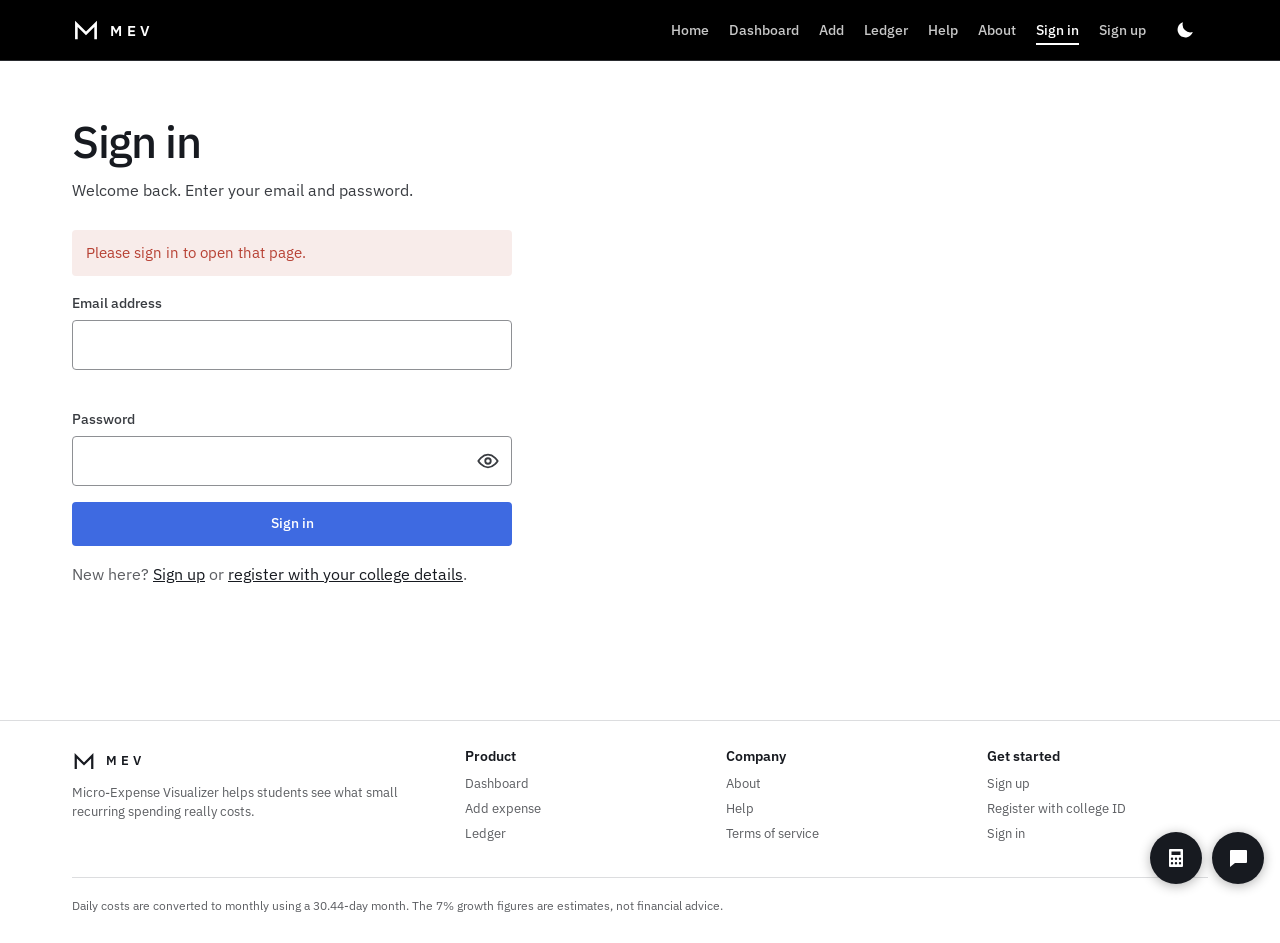
<file: profile.html>
<!DOCTYPE html>
<html lang="en">
<head>
<meta charset="UTF-8">
<meta name="viewport" content="width=device-width, initial-scale=1.0">
<title>Profile - Micro-Expense Visualizer</title>
<meta name="description" content="Set your monthly income, budget and savings goal.">
<link rel="icon" href="assets/logo.svg" type="image/svg+xml">
<link rel="preconnect" href="https://fonts.googleapis.com">
<link rel="preconnect" href="https://fonts.gstatic.com" crossorigin>
<link href="https://fonts.googleapis.com/css2?family=IBM+Plex+Sans:wght@400;500;600&display=swap" rel="stylesheet">
<link rel="stylesheet" href="css/styles.css">
<link rel="stylesheet" href="css/layout.css">
<script src="js/theme.js"></script>
</head>
<body data-page="profile">

<a class="skip-link" href="#main">Skip to main content</a>
<header class="site-header">
  <div class="header-inner container">
    <a class="brand" href="index.html" aria-label="MEV home">
      <svg viewBox="0 0 32 32" aria-hidden="true"><path d="M5 25V9l11 11L27 9v16" fill="none" stroke="currentColor" stroke-width="3" stroke-linecap="square"/></svg>
      <span>MEV</span>
    </a>
    <nav id="mainNav" class="main-nav" aria-label="Main navigation">
      <ul id="navList">
        <li><a href="index.html" data-nav="landing">Home</a></li>
        <li><a href="home.html" data-nav="home">Dashboard</a></li>
        <li><a href="add-expense.html" data-nav="add-expense">Add</a></li>
        <li><a href="analytics.html" data-nav="analytics">Ledger</a></li>
        <li><a href="help.html" data-nav="help">Help</a></li>
        <li><a href="about.html" data-nav="about">About</a></li>
      </ul>
    </nav>
    <button id="themeToggle" class="icon-btn" type="button" aria-label="Switch to dark mode" aria-pressed="false">
      <svg class="icon-moon" viewBox="0 0 24 24" aria-hidden="true"><path d="M20.5 14.2A8.5 8.5 0 0 1 9.8 3.5a8.5 8.5 0 1 0 10.7 10.7z" fill="currentColor"/></svg>
      <svg class="icon-sun" viewBox="0 0 24 24" aria-hidden="true"><circle cx="12" cy="12" r="4.2" fill="currentColor"/><path d="M12 2.5v2.6M12 18.9v2.6M2.5 12h2.6M18.9 12h2.6M5.3 5.3l1.8 1.8M16.9 16.9l1.8 1.8M5.3 18.7l1.8-1.8M16.9 7.1l1.8-1.8" stroke="currentColor" stroke-width="2" stroke-linecap="round"/></svg>
    </button>
    <button id="menuBtn" class="menu-btn" type="button" aria-label="Open menu" aria-expanded="false" aria-controls="mainNav">Menu</button>
  </div>
</header>

<main id="main">
  <div class="container">
    <div class="page-head"><h1>Profile</h1><p>Your income, budget and savings goal power the dashboard. They never leave this browser.</p></div>
    <div class="two-col">
      <div class="card">
        <h2 class="card-title">Account</h2>
        <div id="accountRows"></div>
        <h2 style="margin-top:32px">Budget details</h2>
        <form id="profileForm" novalidate>
          <div class="field">
            <label for="salary">Monthly income ($)</label>
            <input type="number" id="salary" name="salary" min="0" step="0.01" inputmode="decimal" data-validate="nonNegative" required>
            <span class="hint">Your take-home pay per month.</span>
            <span class="error-msg"></span>
          </div>
          <div class="field">
            <label for="budgetThreshold">Monthly budget for micro-expenses ($)</label>
            <input type="number" id="budgetThreshold" name="budgetThreshold" min="0" step="0.01" inputmode="decimal" data-validate="nonNegative" required>
            <span class="hint">The most you want recurring expenses to cost each month.</span>
            <span class="error-msg"></span>
          </div>
          <div class="field">
            <label for="savingsGoal">Monthly savings goal ($)</label>
            <input type="number" id="savingsGoal" name="savingsGoal" min="0" step="0.01" inputmode="decimal" data-validate="nonNegative" required>
            <span class="hint">What you aim to set aside each month.</span>
            <span class="error-msg"></span>
          </div>
          <button type="submit" class="btn">Save profile</button>
        </form>
      </div>
      <div class="card">
        <h2 class="card-title">Snapshot</h2>
        <div id="profileSummary"></div>
        <p class="muted" style="margin-top:24px">See the full picture on the <a href="home.html">dashboard</a>, or <a href="add-expense.html">add an expense</a> to update these figures.</p>
      </div>
    </div>
  </div>
</main>

<footer class="site-footer">
  <div class="container">
    <div class="footer-grid">
      <div class="footer-col">
        <div class="footer-brand"><svg viewBox="0 0 32 32" aria-hidden="true"><path d="M5 25V9l11 11L27 9v16" fill="none" stroke="currentColor" stroke-width="3" stroke-linecap="square"/></svg>MEV</div>
        <p>Micro-Expense Visualizer helps students see what small recurring spending really costs.</p>
      </div>
      <div class="footer-col"><h3>Product</h3><ul><li><a href="home.html">Dashboard</a></li><li><a href="add-expense.html">Add expense</a></li><li><a href="analytics.html">Ledger</a></li></ul></div>
      <div class="footer-col"><h3>Company</h3><ul><li><a href="about.html">About</a></li><li><a href="help.html">Help</a></li><li><a href="about.html#terms">Terms of service</a></li></ul></div>
      <div class="footer-col"><h3>Get started</h3><ul><li><a href="signup.html">Sign up</a></li><li><a href="register.html">Register with college ID</a></li><li><a href="signin.html">Sign in</a></li></ul></div>
    </div>
    <p class="footer-note">Daily costs are converted to monthly using a 30.44-day month. The 7% growth figures are estimates, not financial advice.</p>
  </div>
</footer>

<script src="js/storage.js" defer></script>
<script src="js/utils.js" defer></script>
<script src="js/validation.js" defer></script>
<script src="js/auth.js" defer></script>
<script src="js/app.js" defer></script>
<script src="js/calculator.js" defer></script>
<script src="js/chatbot.js" defer></script>
</body>
</html>
</file>
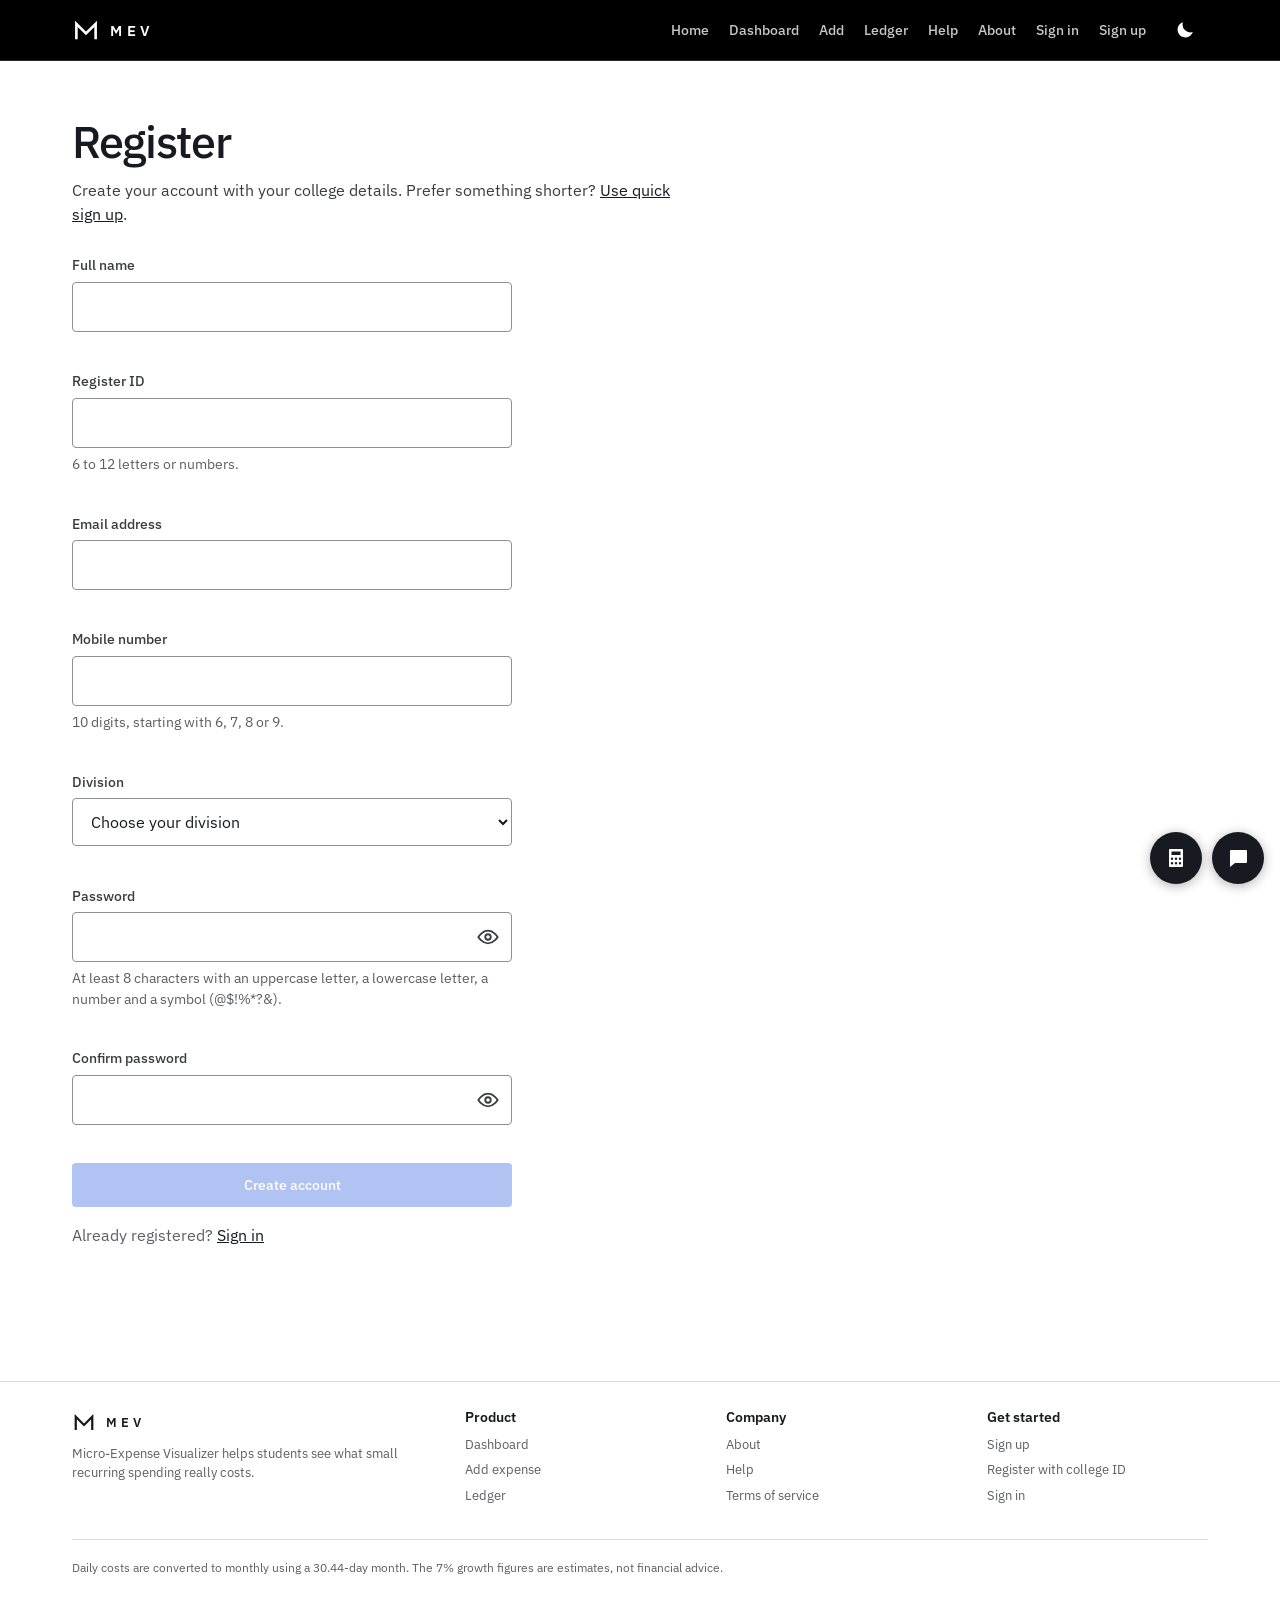
<file: register.html>
<!DOCTYPE html>
<html lang="en">
<head>
<meta charset="UTF-8">
<meta name="viewport" content="width=device-width, initial-scale=1.0">
<title>Register - Micro-Expense Visualizer</title>
<meta name="description" content="Create your Micro-Expense Visualizer account with your name, Register ID, email, mobile number and division.">
<link rel="icon" href="assets/logo.svg" type="image/svg+xml">
<link rel="preconnect" href="https://fonts.googleapis.com">
<link rel="preconnect" href="https://fonts.gstatic.com" crossorigin>
<link href="https://fonts.googleapis.com/css2?family=IBM+Plex+Sans:wght@400;500;600&display=swap" rel="stylesheet">
<link rel="stylesheet" href="css/styles.css">
<link rel="stylesheet" href="css/layout.css">
<script src="js/theme.js"></script>
</head>
<body data-page="register">

<a class="skip-link" href="#main">Skip to main content</a>
<header class="site-header">
  <div class="header-inner container">
    <a class="brand" href="index.html" aria-label="MEV home">
      <svg viewBox="0 0 32 32" aria-hidden="true"><path d="M5 25V9l11 11L27 9v16" fill="none" stroke="currentColor" stroke-width="3" stroke-linecap="square"/></svg>
      <span>MEV</span>
    </a>
    <nav id="mainNav" class="main-nav" aria-label="Main navigation">
      <ul id="navList">
        <li><a href="index.html" data-nav="landing">Home</a></li>
        <li><a href="home.html" data-nav="home">Dashboard</a></li>
        <li><a href="add-expense.html" data-nav="add-expense">Add</a></li>
        <li><a href="analytics.html" data-nav="analytics">Ledger</a></li>
        <li><a href="help.html" data-nav="help">Help</a></li>
        <li><a href="about.html" data-nav="about">About</a></li>
      </ul>
    </nav>
    <button id="themeToggle" class="icon-btn" type="button" aria-label="Switch to dark mode" aria-pressed="false">
      <svg class="icon-moon" viewBox="0 0 24 24" aria-hidden="true"><path d="M20.5 14.2A8.5 8.5 0 0 1 9.8 3.5a8.5 8.5 0 1 0 10.7 10.7z" fill="currentColor"/></svg>
      <svg class="icon-sun" viewBox="0 0 24 24" aria-hidden="true"><circle cx="12" cy="12" r="4.2" fill="currentColor"/><path d="M12 2.5v2.6M12 18.9v2.6M2.5 12h2.6M18.9 12h2.6M5.3 5.3l1.8 1.8M16.9 16.9l1.8 1.8M5.3 18.7l1.8-1.8M16.9 7.1l1.8-1.8" stroke="currentColor" stroke-width="2" stroke-linecap="round"/></svg>
    </button>
    <button id="menuBtn" class="menu-btn" type="button" aria-label="Open menu" aria-expanded="false" aria-controls="mainNav">Menu</button>
  </div>
</header>

<main id="main">
  <div class="container">
    <div class="page-head"><h1>Register</h1><p>Create your account with your college details. Prefer something shorter? <a href="signup.html">Use quick sign up</a>.</p></div>
    <form id="registerForm" class="card auth-card" novalidate>
      <div class="form-msg" id="formMsg" role="alert"></div>
      <div class="field">
        <label for="fullName">Full name</label>
        <input type="text" id="fullName" name="fullName" autocomplete="name" data-validate="fullName" required>
        <span class="error-msg"></span>
      </div>
      <div class="field">
        <label for="empId">Register ID</label>
        <input type="text" id="empId" name="empId" autocomplete="off" maxlength="12" data-validate="empId" required>
        <span class="hint">6 to 12 letters or numbers.</span>
        <span class="error-msg"></span>
      </div>
      <div class="field">
        <label for="email">Email address</label>
        <input type="email" id="email" name="email" autocomplete="email" data-validate="email" required>
        <span class="error-msg"></span>
      </div>
      <div class="field">
        <label for="mobile">Mobile number</label>
        <input type="tel" id="mobile" name="mobile" inputmode="numeric" maxlength="10" autocomplete="tel-national" data-validate="mobile" required>
        <span class="hint">10 digits, starting with 6, 7, 8 or 9.</span>
        <span class="error-msg"></span>
      </div>
      <div class="field">
        <label for="dept">Division</label>
        <select id="dept" name="dept" data-validate="dept" required>
          <option value="">Choose your division</option>
          <option value="Computer Science & Engineering">Computer Science &amp; Engineering</option>
          <option value="Electronics & Communication">Electronics &amp; Communication</option>
          <option value="Electrical & Electronics">Electrical &amp; Electronics</option>
          <option value="Mechanical Engineering">Mechanical Engineering</option>
          <option value="Civil Engineering">Civil Engineering</option>
          <option value="Biotechnology">Biotechnology</option>
        </select>
        <span class="error-msg"></span>
      </div>
    <div class="field">
      <label for="password">Password</label>
      <div class="password-wrap">
        <input type="password" id="password" name="password" autocomplete="new-password" data-validate="password" required>
        <button type="button" class="eye-btn" data-toggle-password="password" aria-label="Show password" aria-pressed="false"><svg class="icon-eye" viewBox="0 0 24 24" aria-hidden="true"><path d="M1.5 12S5.5 5 12 5s10.5 7 10.5 7-4 7-10.5 7S1.5 12 1.5 12z" fill="none" stroke="currentColor" stroke-width="2"/><circle cx="12" cy="12" r="3" fill="none" stroke="currentColor" stroke-width="2"/></svg><svg class="icon-eye-off" viewBox="0 0 24 24" aria-hidden="true"><path d="M1.5 12S5.5 5 12 5s10.5 7 10.5 7-4 7-10.5 7S1.5 12 1.5 12z" fill="none" stroke="currentColor" stroke-width="2"/><circle cx="12" cy="12" r="3" fill="none" stroke="currentColor" stroke-width="2"/><path d="M3 3l18 18" stroke="currentColor" stroke-width="2" stroke-linecap="round"/></svg></button>
      </div>
      <span class="hint" id="password-hint">At least 8 characters with an uppercase letter, a lowercase letter, a number and a symbol (@$!%*?&).</span>
      <span class="error-msg"></span>
    </div>
    <div class="field">
      <label for="confirm">Confirm password</label>
      <div class="password-wrap">
        <input type="password" id="confirm" name="confirm" autocomplete="new-password" data-validate="confirm" required>
        <button type="button" class="eye-btn" data-toggle-password="confirm" aria-label="Show password" aria-pressed="false"><svg class="icon-eye" viewBox="0 0 24 24" aria-hidden="true"><path d="M1.5 12S5.5 5 12 5s10.5 7 10.5 7-4 7-10.5 7S1.5 12 1.5 12z" fill="none" stroke="currentColor" stroke-width="2"/><circle cx="12" cy="12" r="3" fill="none" stroke="currentColor" stroke-width="2"/></svg><svg class="icon-eye-off" viewBox="0 0 24 24" aria-hidden="true"><path d="M1.5 12S5.5 5 12 5s10.5 7 10.5 7-4 7-10.5 7S1.5 12 1.5 12z" fill="none" stroke="currentColor" stroke-width="2"/><circle cx="12" cy="12" r="3" fill="none" stroke="currentColor" stroke-width="2"/><path d="M3 3l18 18" stroke="currentColor" stroke-width="2" stroke-linecap="round"/></svg></button>
      </div>
      <span class="error-msg"></span>
    </div>
      <button type="submit" class="btn btn-block" disabled>Create account</button>
      <p class="muted" style="margin-top:16px">Already registered? <a href="signin.html">Sign in</a></p>
    </form>
  </div>
</main>

<footer class="site-footer">
  <div class="container">
    <div class="footer-grid">
      <div class="footer-col">
        <div class="footer-brand"><svg viewBox="0 0 32 32" aria-hidden="true"><path d="M5 25V9l11 11L27 9v16" fill="none" stroke="currentColor" stroke-width="3" stroke-linecap="square"/></svg>MEV</div>
        <p>Micro-Expense Visualizer helps students see what small recurring spending really costs.</p>
      </div>
      <div class="footer-col"><h3>Product</h3><ul><li><a href="home.html">Dashboard</a></li><li><a href="add-expense.html">Add expense</a></li><li><a href="analytics.html">Ledger</a></li></ul></div>
      <div class="footer-col"><h3>Company</h3><ul><li><a href="about.html">About</a></li><li><a href="help.html">Help</a></li><li><a href="about.html#terms">Terms of service</a></li></ul></div>
      <div class="footer-col"><h3>Get started</h3><ul><li><a href="signup.html">Sign up</a></li><li><a href="register.html">Register with college ID</a></li><li><a href="signin.html">Sign in</a></li></ul></div>
    </div>
    <p class="footer-note">Daily costs are converted to monthly using a 30.44-day month. The 7% growth figures are estimates, not financial advice.</p>
  </div>
</footer>

<script src="js/storage.js" defer></script>
<script src="js/utils.js" defer></script>
<script src="js/validation.js" defer></script>
<script src="js/auth.js" defer></script>
<script src="js/app.js" defer></script>
<script src="js/calculator.js" defer></script>
<script src="js/chatbot.js" defer></script>
</body>
</html>
</file>
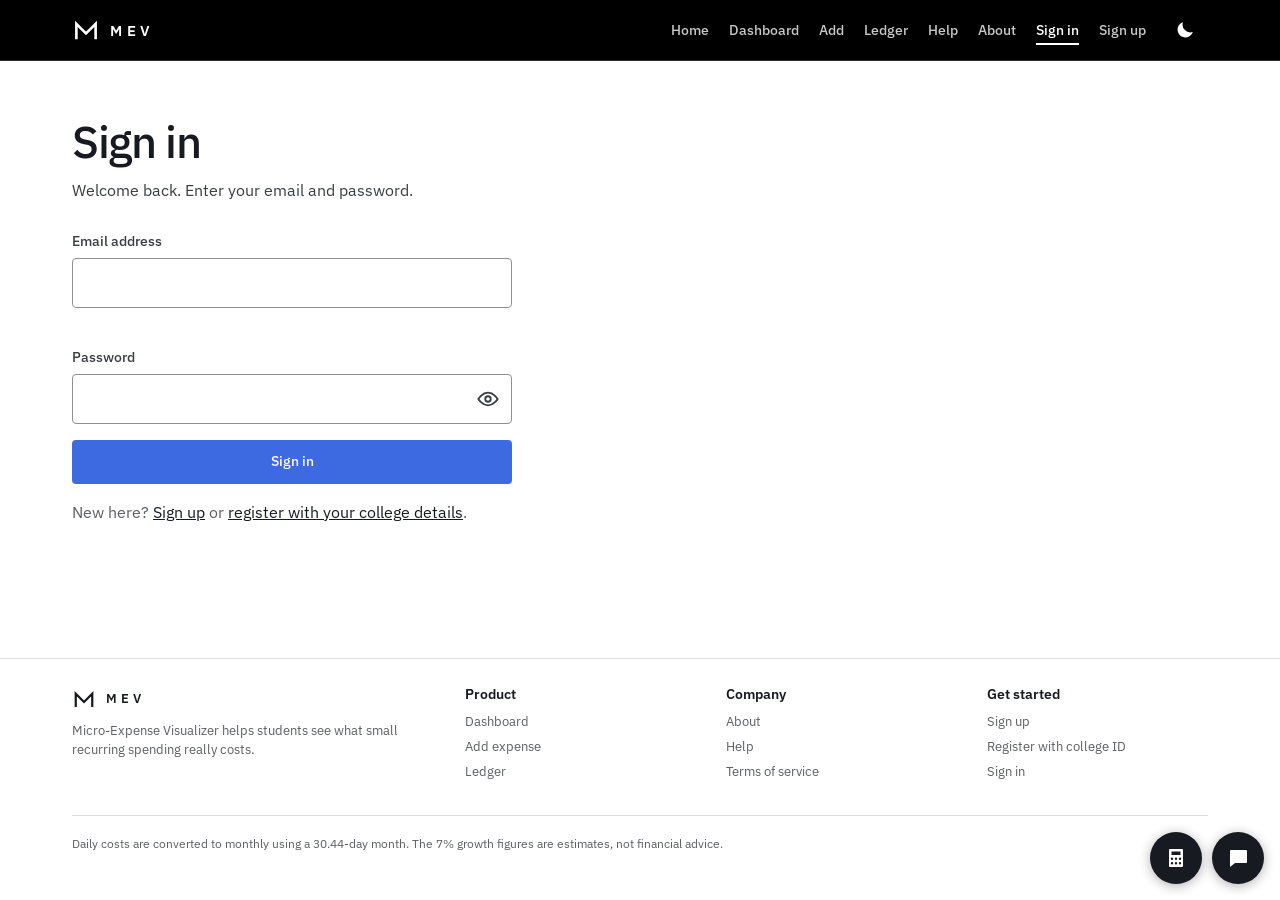
<file: signin.html>
<!DOCTYPE html>
<html lang="en">
<head>
<meta charset="UTF-8">
<meta name="viewport" content="width=device-width, initial-scale=1.0">
<title>Sign in - Micro-Expense Visualizer</title>
<meta name="description" content="Sign in to your Micro-Expense Visualizer account.">
<link rel="icon" href="assets/logo.svg" type="image/svg+xml">
<link rel="preconnect" href="https://fonts.googleapis.com">
<link rel="preconnect" href="https://fonts.gstatic.com" crossorigin>
<link href="https://fonts.googleapis.com/css2?family=IBM+Plex+Sans:wght@400;500;600&display=swap" rel="stylesheet">
<link rel="stylesheet" href="css/styles.css">
<link rel="stylesheet" href="css/layout.css">
<script src="js/theme.js"></script>
</head>
<body data-page="signin">

<a class="skip-link" href="#main">Skip to main content</a>
<header class="site-header">
  <div class="header-inner container">
    <a class="brand" href="index.html" aria-label="MEV home">
      <svg viewBox="0 0 32 32" aria-hidden="true"><path d="M5 25V9l11 11L27 9v16" fill="none" stroke="currentColor" stroke-width="3" stroke-linecap="square"/></svg>
      <span>MEV</span>
    </a>
    <nav id="mainNav" class="main-nav" aria-label="Main navigation">
      <ul id="navList">
        <li><a href="index.html" data-nav="landing">Home</a></li>
        <li><a href="home.html" data-nav="home">Dashboard</a></li>
        <li><a href="add-expense.html" data-nav="add-expense">Add</a></li>
        <li><a href="analytics.html" data-nav="analytics">Ledger</a></li>
        <li><a href="help.html" data-nav="help">Help</a></li>
        <li><a href="about.html" data-nav="about">About</a></li>
      </ul>
    </nav>
    <button id="themeToggle" class="icon-btn" type="button" aria-label="Switch to dark mode" aria-pressed="false">
      <svg class="icon-moon" viewBox="0 0 24 24" aria-hidden="true"><path d="M20.5 14.2A8.5 8.5 0 0 1 9.8 3.5a8.5 8.5 0 1 0 10.7 10.7z" fill="currentColor"/></svg>
      <svg class="icon-sun" viewBox="0 0 24 24" aria-hidden="true"><circle cx="12" cy="12" r="4.2" fill="currentColor"/><path d="M12 2.5v2.6M12 18.9v2.6M2.5 12h2.6M18.9 12h2.6M5.3 5.3l1.8 1.8M16.9 16.9l1.8 1.8M5.3 18.7l1.8-1.8M16.9 7.1l1.8-1.8" stroke="currentColor" stroke-width="2" stroke-linecap="round"/></svg>
    </button>
    <button id="menuBtn" class="menu-btn" type="button" aria-label="Open menu" aria-expanded="false" aria-controls="mainNav">Menu</button>
  </div>
</header>

<main id="main">
  <div class="container">
    <div class="page-head"><h1>Sign in</h1><p>Welcome back. Enter your email and password.</p></div>
    <form id="signinForm" class="card auth-card" novalidate>
      <div class="form-msg" id="formMsg" role="alert"></div>
      <div class="field">
        <label for="email">Email address</label>
        <input type="email" id="email" name="email" autocomplete="email" data-validate="email" required>
        <span class="error-msg"></span>
      </div>
      <div class="field">
        <label for="password">Password</label>
        <div class="password-wrap">
          <input type="password" id="password" name="password" autocomplete="current-password" required>
          <button type="button" class="eye-btn" data-toggle-password="password" aria-label="Show password" aria-pressed="false"><svg class="icon-eye" viewBox="0 0 24 24" aria-hidden="true"><path d="M1.5 12S5.5 5 12 5s10.5 7 10.5 7-4 7-10.5 7S1.5 12 1.5 12z" fill="none" stroke="currentColor" stroke-width="2"/><circle cx="12" cy="12" r="3" fill="none" stroke="currentColor" stroke-width="2"/></svg><svg class="icon-eye-off" viewBox="0 0 24 24" aria-hidden="true"><path d="M1.5 12S5.5 5 12 5s10.5 7 10.5 7-4 7-10.5 7S1.5 12 1.5 12z" fill="none" stroke="currentColor" stroke-width="2"/><circle cx="12" cy="12" r="3" fill="none" stroke="currentColor" stroke-width="2"/><path d="M3 3l18 18" stroke="currentColor" stroke-width="2" stroke-linecap="round"/></svg></button>
        </div>
      </div>
      <button type="submit" class="btn btn-block">Sign in</button>
      <p class="muted" style="margin-top:16px">New here? <a href="signup.html">Sign up</a> or <a href="register.html">register with your college details</a>.</p>
    </form>
  </div>
</main>

<footer class="site-footer">
  <div class="container">
    <div class="footer-grid">
      <div class="footer-col">
        <div class="footer-brand"><svg viewBox="0 0 32 32" aria-hidden="true"><path d="M5 25V9l11 11L27 9v16" fill="none" stroke="currentColor" stroke-width="3" stroke-linecap="square"/></svg>MEV</div>
        <p>Micro-Expense Visualizer helps students see what small recurring spending really costs.</p>
      </div>
      <div class="footer-col"><h3>Product</h3><ul><li><a href="home.html">Dashboard</a></li><li><a href="add-expense.html">Add expense</a></li><li><a href="analytics.html">Ledger</a></li></ul></div>
      <div class="footer-col"><h3>Company</h3><ul><li><a href="about.html">About</a></li><li><a href="help.html">Help</a></li><li><a href="about.html#terms">Terms of service</a></li></ul></div>
      <div class="footer-col"><h3>Get started</h3><ul><li><a href="signup.html">Sign up</a></li><li><a href="register.html">Register with college ID</a></li><li><a href="signin.html">Sign in</a></li></ul></div>
    </div>
    <p class="footer-note">Daily costs are converted to monthly using a 30.44-day month. The 7% growth figures are estimates, not financial advice.</p>
  </div>
</footer>

<script src="js/storage.js" defer></script>
<script src="js/utils.js" defer></script>
<script src="js/validation.js" defer></script>
<script src="js/auth.js" defer></script>
<script src="js/app.js" defer></script>
<script src="js/calculator.js" defer></script>
<script src="js/chatbot.js" defer></script>
</body>
</html>
</file>
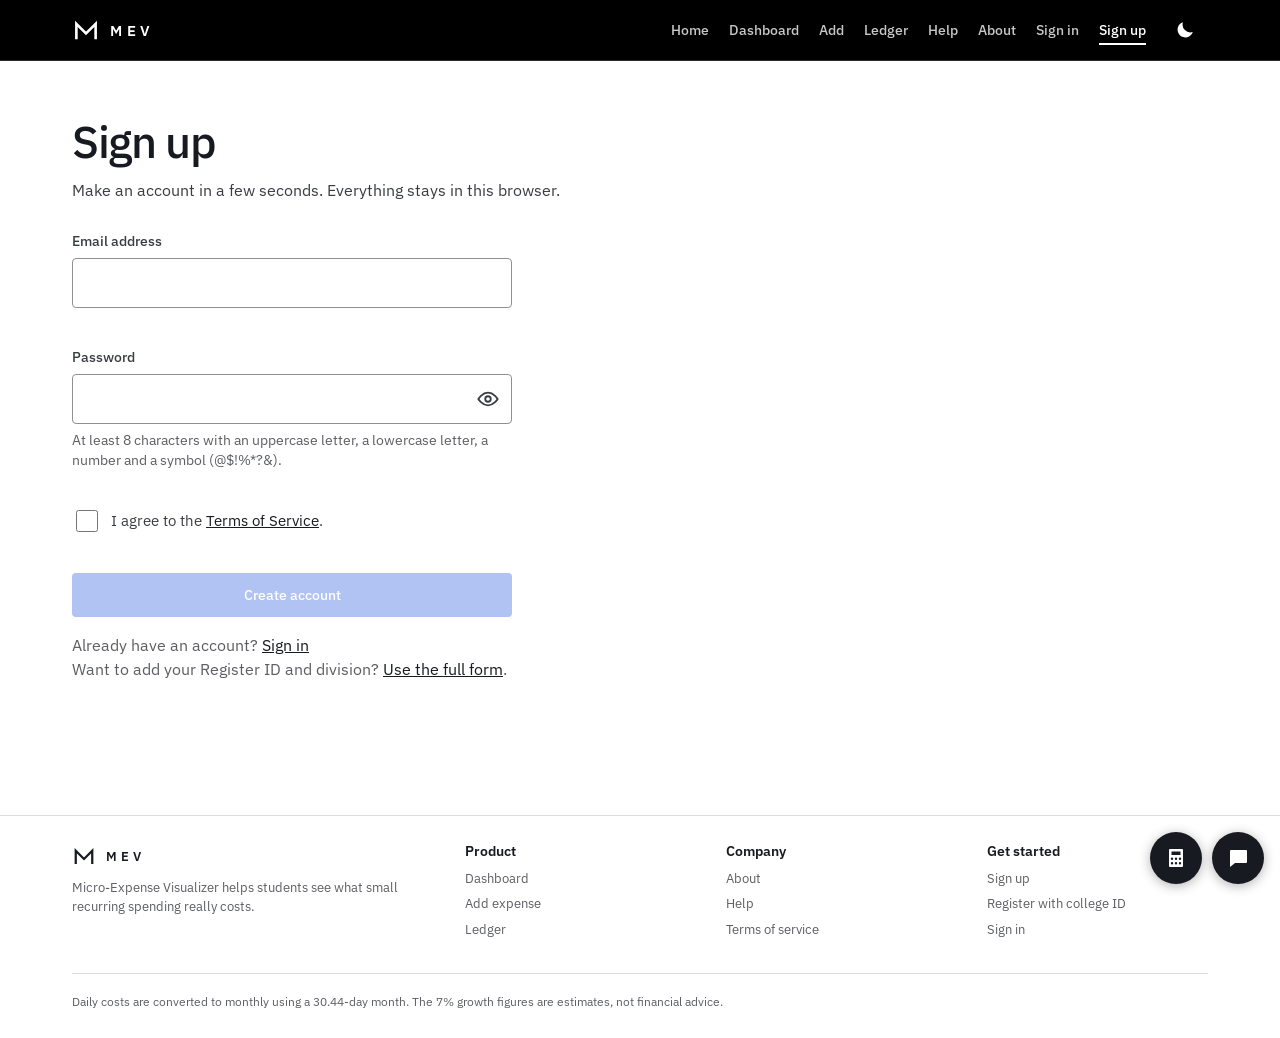
<file: signup.html>
<!DOCTYPE html>
<html lang="en">
<head>
<meta charset="UTF-8">
<meta name="viewport" content="width=device-width, initial-scale=1.0">
<title>Sign up - Micro-Expense Visualizer</title>
<meta name="description" content="Create a Micro-Expense Visualizer account with just an email and password.">
<link rel="icon" href="assets/logo.svg" type="image/svg+xml">
<link rel="preconnect" href="https://fonts.googleapis.com">
<link rel="preconnect" href="https://fonts.gstatic.com" crossorigin>
<link href="https://fonts.googleapis.com/css2?family=IBM+Plex+Sans:wght@400;500;600&display=swap" rel="stylesheet">
<link rel="stylesheet" href="css/styles.css">
<link rel="stylesheet" href="css/layout.css">
<script src="js/theme.js"></script>
</head>
<body data-page="signup">

<a class="skip-link" href="#main">Skip to main content</a>
<header class="site-header">
  <div class="header-inner container">
    <a class="brand" href="index.html" aria-label="MEV home">
      <svg viewBox="0 0 32 32" aria-hidden="true"><path d="M5 25V9l11 11L27 9v16" fill="none" stroke="currentColor" stroke-width="3" stroke-linecap="square"/></svg>
      <span>MEV</span>
    </a>
    <nav id="mainNav" class="main-nav" aria-label="Main navigation">
      <ul id="navList">
        <li><a href="index.html" data-nav="landing">Home</a></li>
        <li><a href="home.html" data-nav="home">Dashboard</a></li>
        <li><a href="add-expense.html" data-nav="add-expense">Add</a></li>
        <li><a href="analytics.html" data-nav="analytics">Ledger</a></li>
        <li><a href="help.html" data-nav="help">Help</a></li>
        <li><a href="about.html" data-nav="about">About</a></li>
      </ul>
    </nav>
    <button id="themeToggle" class="icon-btn" type="button" aria-label="Switch to dark mode" aria-pressed="false">
      <svg class="icon-moon" viewBox="0 0 24 24" aria-hidden="true"><path d="M20.5 14.2A8.5 8.5 0 0 1 9.8 3.5a8.5 8.5 0 1 0 10.7 10.7z" fill="currentColor"/></svg>
      <svg class="icon-sun" viewBox="0 0 24 24" aria-hidden="true"><circle cx="12" cy="12" r="4.2" fill="currentColor"/><path d="M12 2.5v2.6M12 18.9v2.6M2.5 12h2.6M18.9 12h2.6M5.3 5.3l1.8 1.8M16.9 16.9l1.8 1.8M5.3 18.7l1.8-1.8M16.9 7.1l1.8-1.8" stroke="currentColor" stroke-width="2" stroke-linecap="round"/></svg>
    </button>
    <button id="menuBtn" class="menu-btn" type="button" aria-label="Open menu" aria-expanded="false" aria-controls="mainNav">Menu</button>
  </div>
</header>

<main id="main">
  <div class="container">
    <div class="page-head"><h1>Sign up</h1><p>Make an account in a few seconds. Everything stays in this browser.</p></div>
    <form id="signupForm" class="card auth-card" novalidate>
      <div class="form-msg" id="formMsg" role="alert"></div>
      <div class="field">
        <label for="email">Email address</label>
        <input type="email" id="email" name="email" autocomplete="email" data-validate="email" required>
        <span class="error-msg"></span>
      </div>
    <div class="field">
      <label for="password">Password</label>
      <div class="password-wrap">
        <input type="password" id="password" name="password" autocomplete="new-password" data-validate="password" required>
        <button type="button" class="eye-btn" data-toggle-password="password" aria-label="Show password" aria-pressed="false"><svg class="icon-eye" viewBox="0 0 24 24" aria-hidden="true"><path d="M1.5 12S5.5 5 12 5s10.5 7 10.5 7-4 7-10.5 7S1.5 12 1.5 12z" fill="none" stroke="currentColor" stroke-width="2"/><circle cx="12" cy="12" r="3" fill="none" stroke="currentColor" stroke-width="2"/></svg><svg class="icon-eye-off" viewBox="0 0 24 24" aria-hidden="true"><path d="M1.5 12S5.5 5 12 5s10.5 7 10.5 7-4 7-10.5 7S1.5 12 1.5 12z" fill="none" stroke="currentColor" stroke-width="2"/><circle cx="12" cy="12" r="3" fill="none" stroke="currentColor" stroke-width="2"/><path d="M3 3l18 18" stroke="currentColor" stroke-width="2" stroke-linecap="round"/></svg></button>
      </div>
      <span class="hint" id="password-hint">At least 8 characters with an uppercase letter, a lowercase letter, a number and a symbol (@$!%*?&).</span>
      <span class="error-msg"></span>
    </div>
      <div class="field">
        <label class="check-label" for="terms">
          <input type="checkbox" id="terms" name="terms" data-validate="terms">
          <span>I agree to the <a href="about.html#terms">Terms of Service</a>.</span>
        </label>
        <span class="error-msg"></span>
      </div>
      <button type="submit" class="btn btn-block" disabled>Create account</button>
      <p class="muted" style="margin-top:16px">Already have an account? <a href="signin.html">Sign in</a><br>Want to add your Register ID and division? <a href="register.html">Use the full form</a>.</p>
    </form>
  </div>
</main>

<footer class="site-footer">
  <div class="container">
    <div class="footer-grid">
      <div class="footer-col">
        <div class="footer-brand"><svg viewBox="0 0 32 32" aria-hidden="true"><path d="M5 25V9l11 11L27 9v16" fill="none" stroke="currentColor" stroke-width="3" stroke-linecap="square"/></svg>MEV</div>
        <p>Micro-Expense Visualizer helps students see what small recurring spending really costs.</p>
      </div>
      <div class="footer-col"><h3>Product</h3><ul><li><a href="home.html">Dashboard</a></li><li><a href="add-expense.html">Add expense</a></li><li><a href="analytics.html">Ledger</a></li></ul></div>
      <div class="footer-col"><h3>Company</h3><ul><li><a href="about.html">About</a></li><li><a href="help.html">Help</a></li><li><a href="about.html#terms">Terms of service</a></li></ul></div>
      <div class="footer-col"><h3>Get started</h3><ul><li><a href="signup.html">Sign up</a></li><li><a href="register.html">Register with college ID</a></li><li><a href="signin.html">Sign in</a></li></ul></div>
    </div>
    <p class="footer-note">Daily costs are converted to monthly using a 30.44-day month. The 7% growth figures are estimates, not financial advice.</p>
  </div>
</footer>

<script src="js/storage.js" defer></script>
<script src="js/utils.js" defer></script>
<script src="js/validation.js" defer></script>
<script src="js/auth.js" defer></script>
<script src="js/app.js" defer></script>
<script src="js/calculator.js" defer></script>
<script src="js/chatbot.js" defer></script>
</body>
</html>
</file>
<file: css/styles.css>
/* =====================================================================
   styles.css - colours, type, buttons, forms and the small pieces
   (charts, tables, chat, calculator). Page layouts are in layout.css.
   Look: Tesla-style. Flat, lots of white space, one blue accent.
   Mobile-first: these rules are for phones, bigger screens add to them.
   ===================================================================== */

/* ---------- Colours. Light is the default, dark overrides them ---------- */
:root {
  color-scheme: light;
  --bg: #ffffff;
  --bg-alt: #f4f4f4;
  --text: #171a20;
  --text-soft: #393c41;
  --text-muted: #5c5e62;
  --border: #dcdddf;
  --border-strong: #8e9094;

  --blue: #3e6ae1;
  --blue-hover: #3457b1;
  --ink: #171a20;      /* dark fill used for chips and chat bubbles */
  --ink-text: #ffffff;

  --red: #b74134;
  --red-bg: #f8ecea;
  --green: #2f6b4a;
  --green-bg: #e8f1eb;
  --amber: #8a6d1f;

  --chart-bar: #9a9da2;
  --chart-line: #3e6ae1;
  --chart-grid: #e6e7e9;
  --chart-text: #5c5e62;

  --cat-subscriptions: #4a6fa5;
  --cat-food: #a0623a;
  --cat-housing: #6b6f76;
  --cat-entertainment: #8a6d1f;
  --cat-software: #2f7d6d;
  --cat-lifestyle: #a04b68;

  --font: "IBM Plex Sans", "Helvetica Neue", Helvetica, Arial, sans-serif;
}

[data-theme="dark"] {
  color-scheme: dark;
  --bg: #14161a;
  --bg-alt: #1d2025;
  --text: #f4f4f4;
  --text-soft: #d0d1d2;
  --text-muted: #a2a5a9;
  --border: #33363b;
  --border-strong: #80838a;

  --blue-hover: #5a82ec;
  --ink: #f4f4f4;
  --ink-text: #171a20;

  --red: #ec8b7f;
  --red-bg: #3a2220;
  --green: #7fc79b;
  --green-bg: #1f3328;
  --amber: #e3bd5b;

  --chart-bar: #6b6f76;
  --chart-line: #8aa6f0;
  --chart-grid: #2a2d32;
  --chart-text: #a2a5a9;
}

/* ---------- Base ---------- */
*, *::before, *::after { box-sizing: border-box; }
html { scroll-behavior: smooth; }
body {
  margin: 0;
  background: var(--bg);
  color: var(--text);
  font-family: var(--font);
  font-size: 16px;
  line-height: 1.5;
  -webkit-font-smoothing: antialiased;
  font-variant-numeric: tabular-nums;
}
h1, h2, h3 { margin: 0 0 12px; font-weight: 500; line-height: 1.1; letter-spacing: -0.03em; }
h1 { font-size: 2.1rem; }
h2 { font-size: 1.6rem; }
h3 { font-size: 1.1rem; letter-spacing: -0.01em; }
p { margin: 0 0 14px; color: var(--text-soft); max-width: 38rem; }
a { color: var(--text); }
ul, ol { margin: 0; padding: 0; }
.muted { color: var(--text-muted); }
.text-center { text-align: center; }

a:focus-visible, button:focus-visible, input:focus-visible,
select:focus-visible, summary:focus-visible { outline: 2px solid var(--text); outline-offset: 3px; }

.visually-hidden {
  position: absolute; width: 1px; height: 1px; margin: -1px; padding: 0;
  overflow: hidden; clip: rect(0, 0, 0, 0); white-space: nowrap; border: 0;
}
.skip-link {
  position: absolute; left: 8px; top: -60px; z-index: 100;
  padding: 10px 16px; background: var(--ink); color: var(--ink-text);
}
.skip-link:focus { top: 8px; }

/* ---------- Buttons ---------- */
.btn {
  display: inline-flex; align-items: center; justify-content: center;
  min-height: 46px; padding: 0 28px;
  border: 2px solid var(--blue); border-radius: 4px;
  background: var(--blue); color: #fff;
  font: inherit; font-size: 14px; font-weight: 500;
  text-decoration: none; cursor: pointer;
  transition: background 0.2s, border-color 0.2s;
}
.btn:hover { background: var(--blue-hover); border-color: var(--blue-hover); }
.btn-secondary { background: transparent; color: var(--text); border-color: var(--text-soft); }
.btn-secondary:hover { background: var(--text); color: var(--bg); border-color: var(--text); }
.btn-danger { background: transparent; color: var(--red); border-color: var(--red); }
.btn-danger:hover { background: var(--red); color: var(--bg); border-color: var(--red); }
.btn-small { min-height: 34px; padding: 0 14px; font-size: 13px; }
.btn-block { width: 100%; min-height: 44px; }
.btn:disabled { opacity: 0.4; cursor: not-allowed; }
.btn:disabled:hover { background: var(--blue); border-color: var(--blue); }

/* ---------- Plain blocks (no boxes, just a thin line on top) ---------- */
.card { padding: 20px 0; border-top: 1px solid var(--border); }
.card-title { margin: 0 0 14px; font-size: 1.05rem; font-weight: 600; letter-spacing: 0; }
.dash-main .metric-grid, .dash-side .card { border-radius: 6px; }
.dash-side .card { padding: 20px; border: 1px solid var(--border); background: var(--bg-alt); }

.form-msg { display: none; margin-bottom: 16px; padding: 12px 14px; border-radius: 4px; font-size: 0.92rem; }
.form-msg.show { display: block; }
.form-msg.error { background: var(--red-bg); color: var(--red); }
.form-msg.success { background: var(--green-bg); color: var(--green); }

.toast {
  position: fixed; left: 16px; bottom: 16px; z-index: 80;
  max-width: calc(100vw - 96px); padding: 12px 18px;
  background: var(--ink); color: var(--ink-text);
  border-radius: 4px; font-size: 0.92rem;
  opacity: 0; transform: translateY(8px); pointer-events: none;
  transition: opacity 0.2s, transform 0.2s;
}
.toast.show { opacity: 1; transform: translateY(0); }
.toast.toast-error { background: var(--red); color: var(--bg); }

/* ---------- Forms ---------- */
.field { display: flex; flex-direction: column; gap: 6px; margin-bottom: 16px; }
.field label { font-size: 0.9rem; font-weight: 500; color: var(--text-soft); }
.field input, .field select {
  width: 100%; min-height: 48px; padding: 12px 14px;
  border: 1px solid var(--border-strong); border-radius: 4px;
  background: var(--bg); color: var(--text); font: inherit;
}
.field input.invalid, .field select.invalid { border-color: var(--red); background: var(--red-bg); }
.field input.valid, .field select.valid { border-color: var(--green); }
.error-msg { display: block; min-height: 1.2em; font-size: 0.85rem; color: var(--red); }
.hint { font-size: 0.85rem; color: var(--text-muted); }

.field .check-label { display: flex; align-items: flex-start; gap: 10px; font-size: 0.95rem; font-weight: 400; }
.field .check-label input { width: 22px; height: 22px; min-height: 0; flex: none; margin-top: 1px; }

.password-wrap { position: relative; }
.password-wrap input { padding-right: 52px; }
.eye-btn {
  position: absolute; top: 0; bottom: 0; right: 0; width: 48px;
  display: flex; align-items: center; justify-content: center;
  border: 0; background: transparent; color: var(--text-soft); cursor: pointer;
}
.eye-btn svg { width: 22px; height: 22px; }
.eye-btn .icon-eye-off { display: none; }
.eye-btn[aria-pressed="true"] .icon-eye { display: none; }
.eye-btn[aria-pressed="true"] .icon-eye-off { display: block; }

/* ---------- Dashboard pieces ---------- */
.metric-grid { display: grid; grid-template-columns: 1fr; gap: 0 24px; }
.metric-card { padding: 18px 0; border-top: 1px solid var(--border); }
.metric-label { margin-bottom: 6px; font-size: 0.9rem; color: var(--text-muted); }
.metric-value { font-size: 2rem; font-weight: 500; letter-spacing: -0.04em; overflow-wrap: anywhere; }
.metric-card[data-tone="drain"] .metric-value { color: var(--red); }
.metric-card[data-tone="growth"] .metric-value { color: var(--green); }
.metric-sub { margin: 4px 0 0; font-size: 0.85rem; color: var(--text-muted); }

.budget-head { display: flex; justify-content: space-between; align-items: baseline; margin-bottom: 10px; }
.budget-head h3 { margin: 0; }
.budget-pct { font-size: 2rem; font-weight: 500; letter-spacing: -0.04em; }
.budget-track { height: 4px; background: var(--bg-alt); overflow: hidden; }
.budget-fill { height: 100%; background: var(--green); transition: width 0.4s ease; }
.budget-fill[data-level="warning"] { background: var(--amber); }
.budget-fill[data-level="danger"] { background: var(--red); }
.budget-status { margin: 12px 0 4px; font-size: 0.92rem; color: var(--text); }

.cat-row { margin-bottom: 14px; }
.cat-row-top { display: flex; justify-content: space-between; gap: 8px; margin-bottom: 6px; font-size: 0.92rem; }
.cat-name { display: flex; align-items: center; gap: 8px; }
.cat-dot { width: 8px; height: 8px; border-radius: 50%; flex: none; }
.cat-track { height: 3px; background: var(--bg-alt); overflow: hidden; }
.cat-fill { height: 100%; }

.snapshot-row {
  display: flex; justify-content: space-between; gap: 12px;
  padding: 12px 0; border-bottom: 1px solid var(--border); font-size: 0.95rem;
}
.snapshot-row:last-child { border-bottom: 0; }
.snapshot-row .k { color: var(--text-muted); }
.snapshot-row .v { font-weight: 500; text-align: right; overflow-wrap: anywhere; }

.empty-state { padding: 32px 20px; border-radius: 4px; background: var(--bg-alt); text-align: center; border-top: 0; }

/* ---------- Bar + line chart ---------- */
.chart svg { display: block; width: 100%; height: auto; }
.chart-grid { stroke: var(--chart-grid); stroke-width: 1; }
.chart-bar { fill: var(--chart-bar); }
.chart-line { fill: none; stroke: var(--chart-line); stroke-width: 2.5; stroke-linejoin: round; stroke-linecap: round; }
.chart-dot { fill: var(--chart-line); }
.chart-label { fill: var(--chart-text); font-size: 11px; font-family: var(--font); }
.chart-legend { display: flex; flex-wrap: wrap; gap: 6px 24px; margin: 14px 0 0; padding: 0; list-style: none; font-size: 0.9rem; color: var(--chart-text); }
.chart-legend strong { margin-left: 4px; font-weight: 500; color: var(--text); }
.swatch { display: inline-block; vertical-align: middle; margin-right: 8px; }
.swatch-bar { width: 10px; height: 10px; background: var(--chart-bar); }
.swatch-line { width: 16px; height: 3px; background: var(--chart-line); }

/* The chart draws itself once on the landing page (only if the visitor allows motion) */
@media (prefers-reduced-motion: no-preference) {
  .chart-intro .chart-bar { transform-box: fill-box; transform-origin: bottom; animation: bar-rise 0.7s ease-out both; }
  .chart-intro .chart-line { stroke-dasharray: 1; animation: line-draw 1.2s ease-out 0.5s both; }
  .chart-intro .chart-dot { animation: fade-in 0.3s ease-out 1.6s both; }
}
@keyframes bar-rise { from { transform: scaleY(0); } }
@keyframes line-draw { from { stroke-dashoffset: 1; } to { stroke-dashoffset: 0; } }
@keyframes fade-in { from { opacity: 0; } }

/* ---------- Add-expense presets ---------- */
.preset-grid { display: grid; grid-template-columns: repeat(auto-fill, minmax(150px, 1fr)); gap: 8px; }
.preset-card {
  display: block; width: 100%; padding: 12px 14px; text-align: left;
  border: 0; border-left: 4px solid var(--border-strong); border-radius: 4px;
  background: var(--bg-alt); color: var(--text); font: inherit; cursor: pointer;
}
.preset-card:hover { background: var(--border); }
.preset-cat { display: block; font-size: 0.8rem; color: var(--text-muted); }
.preset-name { display: block; margin: 2px 0 4px; font-weight: 500; font-size: 0.95rem; }
.preset-cost { font-size: 0.85rem; color: var(--text-soft); }

/* ---------- Ledger ---------- */
.filter-bar { display: flex; flex-direction: column; gap: 12px; margin-bottom: 20px; }
.chips { display: flex; flex-wrap: wrap; gap: 8px; }
.chip {
  min-height: 36px; padding: 0 14px; border: 1px solid var(--border-strong); border-radius: 4px;
  background: transparent; color: var(--text); font: inherit; font-size: 0.9rem; cursor: pointer;
}
.chip:hover { background: var(--bg-alt); }
.chip.active { background: var(--ink); color: var(--ink-text); border-color: var(--ink); }
.search-box input {
  width: 100%; min-height: 44px; padding: 10px 14px;
  border: 1px solid var(--border-strong); border-radius: 4px;
  background: var(--bg); color: var(--text); font: inherit;
}

.table-wrap { overflow-x: auto; }
.ledger-table { width: 100%; min-width: 680px; border-collapse: collapse; }
.ledger-table th {
  padding: 10px 12px 10px 0; text-align: left; white-space: nowrap;
  border-bottom: 1px solid var(--border-strong); font-size: 0.85rem; font-weight: 500; color: var(--text-muted);
}
.ledger-table td { padding: 14px 12px 14px 0; border-bottom: 1px solid var(--border); font-size: 0.92rem; }
.ledger-table .num { text-align: right; }
.ledger-table th:nth-child(5), .ledger-table td:nth-child(5) { padding-left: 24px; }
.ledger-table input, .ledger-table select {
  width: 100%; max-width: 150px; min-height: 36px; padding: 4px 8px;
  border: 1px solid var(--border-strong); border-radius: 4px;
  background: var(--bg); color: var(--text); font: inherit;
}
.cat-pill { display: inline-block; padding: 3px 10px; border-radius: 4px; color: #fff; font-size: 0.8rem; white-space: nowrap; }
.row-actions { display: flex; gap: 8px; align-items: center; flex-wrap: wrap; }

/* ---------- Calculator keys (the pop-up itself is in the floating section) ---------- */
.calc-expr { min-height: 1.4em; margin-bottom: 4px; text-align: right; font-size: 0.9rem; color: var(--text-muted); }
.calc-display {
  display: block; min-height: 72px; margin-bottom: 8px; padding: 16px;
  border-radius: 4px; background: #171a20; color: #fff;
  text-align: right; font-size: 2rem; letter-spacing: -0.03em; overflow-wrap: anywhere;
}
.calc-display.error { color: #ffb4a9; font-size: 1.2rem; letter-spacing: 0; }
.calc-keys { display: grid; grid-template-columns: repeat(4, 1fr); gap: 6px; }
.calc-key {
  min-height: 52px; border: 0; border-radius: 4px;
  background: var(--bg-alt); color: var(--text); font: inherit; font-size: 1.25rem; cursor: pointer;
}
.calc-key:hover { background: var(--border); }
.calc-key.op { background: var(--ink); color: var(--ink-text); }
.calc-key.equals { background: var(--blue); color: #fff; }
.calc-key.equals:hover { background: var(--blue-hover); }
.calc-key.clear { grid-column: span 4; min-height: 48px; font-size: 1rem; }

/* ---------- Floating buttons and pop-ups (js/chatbot.js and js/calculator.js) ----------
   Chat button: bottom-right corner. Calculator button: just to its left. */
.chat-fab, .calc-fab {
  position: fixed; bottom: 16px; z-index: 60;
  width: 52px; height: 52px; display: flex; align-items: center; justify-content: center;
  border: 0; border-radius: 50%; background: var(--ink); color: var(--ink-text);
  cursor: pointer; box-shadow: 0 2px 12px rgba(0, 0, 0, 0.3);
}
.chat-fab { right: 16px; }
.calc-fab { right: 78px; }
.chat-fab:hover, .calc-fab:hover { transform: scale(1.06); }
.chat-fab svg, .calc-fab svg { width: 24px; height: 24px; }
.chat-fab .icon-close, .calc-fab .icon-close { display: none; }
.chat-fab[aria-expanded="true"] .icon-chat, .calc-fab[aria-expanded="true"] .icon-open { display: none; }
.chat-fab[aria-expanded="true"] .icon-close, .calc-fab[aria-expanded="true"] .icon-close { display: block; }

.float-panel {
  position: fixed; right: 16px; bottom: 80px; z-index: 60;
  display: none; flex-direction: column;
  border: 1px solid var(--border-strong); border-radius: 8px;
  background: var(--bg); overflow: hidden; box-shadow: 0 8px 30px rgba(0, 0, 0, 0.3);
}
.float-panel.open { display: flex; }
.chat-panel { width: min(360px, calc(100vw - 32px)); height: min(480px, calc(100vh - 110px)); }
.calc-panel { width: min(320px, calc(100vw - 32px)); max-height: calc(100vh - 110px); overflow-y: auto; }
.calc-body { padding: 12px; }
.chat-head { display: flex; justify-content: space-between; align-items: center; padding: 12px 14px; background: #171a20; color: #fff; }
.chat-clear {
  min-height: 30px; padding: 0 12px; border: 1px solid rgba(255, 255, 255, 0.5);
  border-radius: 4px; background: transparent; color: #fff; font: inherit; font-size: 0.8rem; cursor: pointer;
}
.chat-log { flex: 1; display: flex; flex-direction: column; gap: 8px; padding: 12px; overflow-y: auto; }
.user-msg, .bot-msg { max-width: 85%; padding: 8px 12px; border-radius: 10px; font-size: 0.92rem; line-height: 1.4; overflow-wrap: anywhere; }
.user-msg { align-self: flex-end; background: var(--blue); color: #fff; border-bottom-right-radius: 2px; }
.bot-msg { align-self: flex-start; background: var(--bg-alt); color: var(--text); border-bottom-left-radius: 2px; }
.chat-form { display: flex; gap: 8px; padding: 10px; border-top: 1px solid var(--border); }
.chat-form input {
  flex: 1; min-width: 0; min-height: 40px; padding: 8px 12px;
  border: 1px solid var(--border-strong); border-radius: 4px;
  background: var(--bg); color: var(--text); font: inherit;
}

/* ---------- Help page ---------- */
.faq details { padding: 18px 0; border-top: 1px solid var(--border); }
.faq details:last-child { border-bottom: 1px solid var(--border); }
.faq summary { display: flex; justify-content: space-between; gap: 16px; cursor: pointer; font-size: 1.1rem; font-weight: 500; list-style: none; }
.faq summary::-webkit-details-marker { display: none; }
.faq summary::after { content: "+"; font-size: 1.4rem; line-height: 1; color: var(--text-muted); }
.faq details[open] summary::after { content: "\2212"; }
.faq details p { margin: 12px 0 0; }

@media (prefers-reduced-motion: reduce) {
  * { transition: none !important; animation: none !important; }
  html { scroll-behavior: auto; }
}
</file>
<file: css/layout.css>
/* =====================================================================
   layout.css - page structure. MOBILE-FIRST: the rules outside a media
   query are for phones (one column). Wider screens add rules with
   @media (min-width: 768px).
   ===================================================================== */

.container { width: 100%; max-width: 1200px; margin: 0 auto; padding: 0 20px; }
main { display: block; padding: 32px 0 80px; }
.page-head { margin-bottom: 28px; }
.section { padding: 64px 0; }
.section-alt { background: var(--bg-alt); }

/* ---------- Header (a "Menu" drawer on phones) ---------- */
.site-header {
  --hdr-bg: #000;
  --hdr-text: #fff;
  --drawer-bg: #000;
  position: sticky; top: 0; z-index: 50;
  background: var(--hdr-bg); color: var(--hdr-text);
  border-bottom: 1px solid #2a2c30;
}
.header-inner { display: flex; align-items: center; gap: 6px; min-height: 60px; position: relative; }
.brand {
  display: flex; align-items: center; gap: 10px; margin-right: auto;
  color: inherit; text-decoration: none; font-weight: 600; letter-spacing: 0.3em; font-size: 0.95rem;
}
.brand svg { width: 28px; height: 28px; }

.icon-btn, .menu-btn {
  display: flex; align-items: center; justify-content: center;
  min-width: 44px; height: 44px; padding: 0 12px; border: 0; border-radius: 4px;
  background: transparent; color: inherit; font: inherit; font-size: 0.9rem; font-weight: 500; cursor: pointer;
}
.icon-btn:hover, .menu-btn:hover { background: rgba(128, 128, 128, 0.18); }
.icon-btn svg { width: 22px; height: 22px; }
.icon-btn .icon-sun { display: none; }
[data-theme="dark"] .icon-btn .icon-sun { display: block; }
[data-theme="dark"] .icon-btn .icon-moon { display: none; }
.site-header a:focus-visible, .site-header button:focus-visible { outline-color: currentColor; }

/* The drawer: hidden until the Menu button adds the .open class */
.main-nav {
  display: none; position: absolute; top: 100%; left: 0; right: 0;
  padding: 8px 20px 20px; background: var(--drawer-bg, var(--bg));
  border-bottom: 1px solid var(--border);
}
.main-nav.open { display: block; }
.main-nav ul { list-style: none; }
.main-nav a, .nav-btn {
  display: block; width: 100%; padding: 14px 4px; text-align: left;
  color: inherit; text-decoration: none; font: inherit; font-size: 1.1rem; font-weight: 500;
  background: none; border: 0; border-bottom: 1px solid rgba(128, 128, 128, 0.25); cursor: pointer;
}
.main-nav a.active { text-decoration: underline; text-decoration-thickness: 2px; text-underline-offset: 6px; }
.nav-name { overflow: hidden; text-overflow: ellipsis; white-space: nowrap; }

/* ---------- Landing page ---------- */
body[data-page="landing"] main { padding: 0; }
.main-nav a { color: rgba(255, 255, 255, 0.78); }
.main-nav a:hover, .main-nav a.active, .nav-btn:hover { color: #fff; }
.main-nav { border-bottom-color: #2a2c30; }
.site-header .nav-btn { color: rgba(255, 255, 255, 0.78); }

.hero {
  min-height: calc(100vh - 61px); min-height: calc(100svh - 61px);
  display: flex; align-items: center; padding: 64px 0 56px; color: #fff;
  background:
    radial-gradient(ellipse at 78% 48%, rgba(130, 137, 146, 0.18), transparent 34%),
    radial-gradient(ellipse at 8% 100%, rgba(66, 72, 81, 0.18), transparent 38%),
    linear-gradient(115deg, #111214 0%, #191a1c 58%, #101113 100%);
}
.hero-layout { display: grid; grid-template-columns: 1fr; gap: 48px; align-items: center; }
.hero h1 { margin-bottom: 20px; color: #fff; font-size: clamp(2.6rem, 9vw, 4.3rem); line-height: 1.02; letter-spacing: -0.05em; }
.hero-copy p { max-width: 26rem; color: rgba(255, 255, 255, 0.78); font-size: 1.05rem; line-height: 1.7; }
.hero-actions { display: flex; flex-wrap: wrap; gap: 12px; margin: 28px 0 44px; }
.hero .btn { min-width: 160px; }
.hero .btn-secondary { background: rgba(244, 244, 244, 0.85); color: #171a20; border-color: transparent; }
.hero .btn-secondary:hover { background: #fff; color: #171a20; }
.hero a:focus-visible { outline-color: #fff; }
.hero-figures {
  display: grid; grid-template-columns: repeat(3, 1fr); max-width: 560px;
  border-top: 1px solid rgba(255, 255, 255, 0.2);
}
.hero-figure { padding: 16px 12px 0 0; }
.hero-figure + .hero-figure { padding-left: 14px; }
.hero-figure .num { display: block; font-size: 1.3rem; font-weight: 500; letter-spacing: -0.03em; }
.hero-figure .cap { font-size: 0.8rem; color: rgba(255, 255, 255, 0.72); }

/* The chart card in the hero is dark in both themes */
.hero-chart {
  --chart-bar: rgba(245, 245, 245, 0.55);
  --chart-line: #8aa6f0;
  --chart-grid: rgba(255, 255, 255, 0.1);
  --chart-text: rgba(255, 255, 255, 0.7);
  padding: 24px 22px 20px; border: 1px solid rgba(255, 255, 255, 0.14); border-radius: 4px;
  background: linear-gradient(145deg, rgba(44, 46, 49, 0.94), rgba(25, 26, 28, 0.95));
  box-shadow: 0 32px 80px rgba(0, 0, 0, 0.35);
}
.hero-chart h2 { margin: 0 0 4px; color: #fff; font-size: 1.35rem; }
.hero-chart p { margin: 0 0 18px; color: rgba(255, 255, 255, 0.6); font-size: 0.9rem; }
.hero-chart .chart-legend strong { color: #fff; }

.statement { max-width: 22ch; margin: 0 0 48px; font-size: clamp(2rem, 6vw, 3.4rem); line-height: 1.05; letter-spacing: -0.05em; }
.columns { display: grid; grid-template-columns: 1fr; gap: 32px; }
.columns > div { padding-top: 18px; border-top: 1px solid var(--border-strong); }
.columns h3 { margin-bottom: 8px; font-size: 1.25rem; }
.columns p { margin: 0; font-size: 0.95rem; }
.also { margin-top: 40px; max-width: 38rem; }
.also p { margin-bottom: 6px; }

.cta-band { padding: 80px 0; background: #171a20; color: #fff; text-align: center; }
.cta-band h2 { color: #fff; font-size: clamp(2rem, 5vw, 3rem); letter-spacing: -0.05em; }
.cta-band p { margin: 0 auto 28px; color: rgba(255, 255, 255, 0.72); }
.cta-band .hero-actions { justify-content: center; margin: 0; }
.cta-band .btn-secondary { background: rgba(244, 244, 244, 0.85); color: #171a20; border-color: transparent; }
.cta-band .btn-secondary:hover { background: #fff; color: #171a20; }
.cta-band a:focus-visible { outline-color: #fff; }

/* ---------- Forms pages ---------- */
.auth-card { max-width: 440px; border-top: 0; padding-top: 0; }
.two-col { display: grid; grid-template-columns: 1fr; gap: 32px; }
.two-col > .card { border-top: 0; padding-top: 0; }

/* ---------- Dashboard (home.html) ----------
   Phone: one column stacked with Flexbox.
   Desktop (768px and up): 3-column CSS Grid, see the media query below. */
.dashboard-layout { display: flex; flex-direction: column; gap: 28px; }
.sidebar { display: none; }          /* phones use the Menu drawer instead */
.dash-main, .dash-side { display: flex; flex-direction: column; gap: 12px; min-width: 0; }
.side-nav { list-style: none; }
.side-nav a { display: block; padding: 10px 0 10px 12px; border-left: 2px solid transparent; color: var(--text-soft); text-decoration: none; }
.side-nav a:hover { color: var(--text); }
.side-nav a.active { border-left-color: var(--text); color: var(--text); font-weight: 500; }

/* ---------- Pitch sections (landing) ---------- */
.eyebrow { margin: 0 0 14px; font-size: 0.85rem; font-weight: 500; color: var(--blue); }
.hero .eyebrow { color: #8aa6f0; }
.lede { max-width: 34rem; font-size: 1.1rem; }
.rollout { counter-reset: step; list-style: none; display: grid; gap: 24px; margin-top: 8px; }
.rollout li { padding-top: 16px; border-top: 2px solid var(--text); }
.rollout strong { display: block; margin-bottom: 4px; font-size: 1.05rem; font-weight: 500; }
.rollout span { color: var(--text-soft); font-size: 0.95rem; }
.cta-band .eyebrow { color: #8aa6f0; }

/* ---------- Footer ---------- */
.footer-grid { display: grid; gap: 28px; }
.footer-brand { display: flex; align-items: center; gap: 10px; margin-bottom: 10px; color: var(--text); font-weight: 600; letter-spacing: 0.3em; }
.footer-brand svg { width: 24px; height: 24px; }
.footer-col h3 { margin-bottom: 10px; font-size: 0.85rem; font-weight: 600; letter-spacing: 0; color: var(--text); }
.footer-col ul { list-style: none; }
.footer-col li { margin-bottom: 6px; }
.footer-col a { color: var(--text-muted); text-decoration: none; }
.footer-col a:hover { color: var(--text); text-decoration: underline; }
.footer-note { margin-top: 28px !important; padding-top: 18px; border-top: 1px solid var(--border); font-size: 0.78rem; }
body[data-page="landing"] .footer-brand, body[data-page="landing"] .footer-col h3 { color: #fff; }
body[data-page="landing"] .footer-col a { color: rgba(255, 255, 255, 0.6); }
body[data-page="landing"] .footer-note { border-top-color: rgba(255, 255, 255, 0.15); }
body[data-page="landing"] .footer-col a:hover { color: #fff; }
.site-footer { padding: 28px 0; border-top: 1px solid var(--border); font-size: 0.8rem; color: var(--text-muted); }
.site-footer p { max-width: none; margin: 0; color: inherit; }
body[data-page="landing"] .site-footer { background: #171a20; border-top: 0; color: rgba(255, 255, 255, 0.6); }

/* ---------- Tablet and desktop ---------- */
@media (min-width: 768px) {
  .container { padding: 0 32px; }
  main { padding: 56px 0 100px; }
  h1 { font-size: 2.8rem; }

  /* Header: the drawer becomes a row of links and the Menu button goes away */
  .menu-btn { display: none; }
  .main-nav { display: block; position: static; padding: 0; background: none; border: 0; }
  .main-nav ul { display: flex; align-items: center; }
  .main-nav a, .nav-btn { width: auto; padding: 8px 10px; font-size: 0.85rem; border-bottom: 0; }
  .main-nav a.active { text-underline-offset: 8px; }
  .nav-name { max-width: 120px; }

  .metric-grid { grid-template-columns: repeat(auto-fit, minmax(150px, 1fr)); }
  .section { padding: 96px 0; }
  .columns { grid-template-columns: repeat(3, 1fr); gap: 40px; }
  .rollout { grid-template-columns: repeat(3, 1fr); gap: 40px; }
  .footer-grid { grid-template-columns: 1.6fr 1fr 1fr 1fr; gap: 40px; }
  .two-col { grid-template-columns: 1fr 1fr; gap: 56px; }
  .filter-bar { flex-direction: row; justify-content: space-between; align-items: center; }
  .search-box { flex: 0 1 280px; }

  /* Dashboard: 3-column CSS Grid */
  .dashboard-layout {
    display: grid;
    grid-template-columns: 250px 1fr 300px;
    gap: 24px;
    align-items: start;
  }
  .sidebar { display: block; position: sticky; top: 84px; }
}

@media (min-width: 900px) {
  .hero-layout { grid-template-columns: minmax(0, 1.1fr) minmax(340px, 0.9fr); gap: 80px; }
}
</file>
